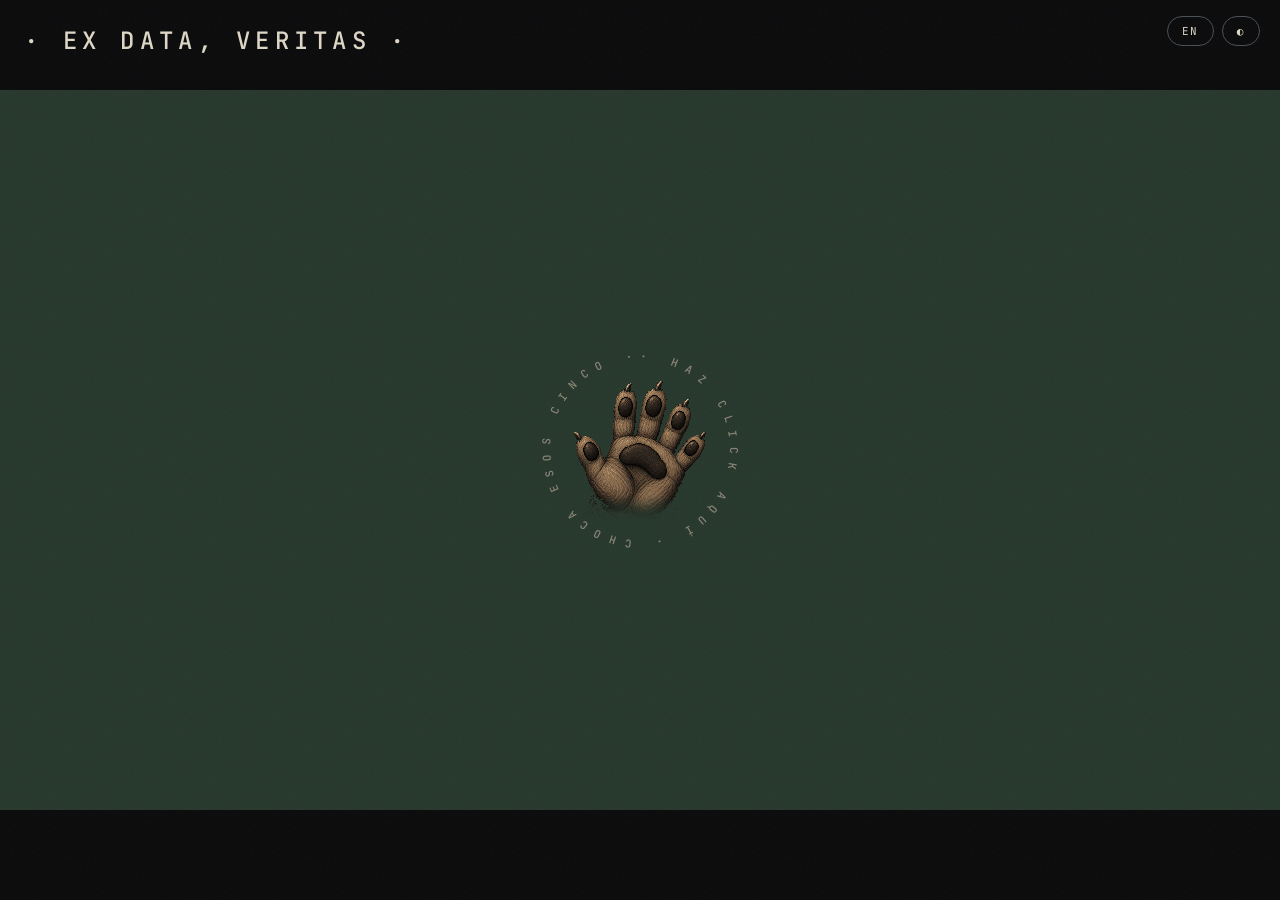
<file: index.html>
<!DOCTYPE html>
<html lang="es" data-theme="dark" data-lang="es">
<head>
<meta charset="UTF-8">
<meta name="viewport" content="width=device-width, initial-scale=1.0">
<title>EX DATA, VERITAS — Lacrimae Rerum</title>
<meta name="description" content="Hub de Lacrimae Rerum: ciberinteligencia de amenazas (CTI), OSINT, herramientas local-first para analistas y proyectos propios.">
<link rel="canonical" href="https://exdataveritas.com/">
<link rel="icon" type="image/svg+xml" href="favicon.svg">

<meta property="og:title" content="EX DATA, VERITAS — Lacrimae Rerum">
<meta property="og:description" content="Hub de Lacrimae Rerum: ciberinteligencia de amenazas (CTI), OSINT, herramientas local-first para analistas y proyectos propios.">
<meta property="og:url" content="https://exdataveritas.com/">
<meta property="og:image" content="https://exdataveritas.com/assets/og.png">
<meta property="og:type" content="website">
<meta name="twitter:card" content="summary_large_image">

<link rel="preconnect" href="https://fonts.googleapis.com">
<link rel="preconnect" href="https://fonts.gstatic.com" crossorigin>
<link href="https://fonts.googleapis.com/css2?family=Inter+Tight:wght@400;500;800;900&family=JetBrains+Mono:wght@400;500;700&display=swap" rel="stylesheet">
<link rel="stylesheet" href="styles.css">

<script type="application/ld+json">
{
  "@context": "https://schema.org",
  "@type": "Person",
  "name": "Lacrimae Rerum",
  "jobTitle": "Cyber Threat Intelligence Analyst",
  "url": "https://exdataveritas.com/",
  "sameAs": [
    "https://x.com/exdata_veritas",
    "https://github.com/lacrimae0rerum",
    "https://www.linkedin.com/in/fernandorodsan/"
  ]
}
</script>
</head>
<body data-scene="palm">

<header>
  <div class="corner brand-block">
    <a class="wordmark" href="#home">· EX DATA, VERITAS ·</a>
    <a class="back-home" id="backHome" href="#home">
      <i class="corner-arrow" aria-hidden="true">&#8630;</i>
      <span lang="es">Volver al inicio</span>
      <span lang="en">Back to home</span>
    </a>
  </div>
  <div class="corner ctrls">
    <button id="langToggle" class="pill" type="button">EN</button>
    <button id="themeToggle" class="pill" type="button" aria-label="Cambiar tema">◐</button>
  </div>
</header>

<main>

  <!-- ═══ escena palma ═══ -->
  <section id="scene-palm" class="scene" data-screen-label="Palma">
    <div class="palm-wrap">
      <svg class="circ" id="circSvg" viewBox="0 0 300 300" aria-hidden="true">
        <defs>
          <path id="circPath" d="M 150,60 a 90,90 0 1,1 -0.01,0"></path>
        </defs>
        <text lang="es"><textPath href="#circPath" textLength="560" lengthAdjust="spacing">· HAZ CLICK AQUÍ · CHOCA ESOS CINCO ·</textPath></text>
        <text lang="en"><textPath href="#circPath" textLength="560" lengthAdjust="spacing">· CLICK HERE · HIGH FIVE ·</textPath></text>
      </svg>
      <button id="palmBtn" type="button" aria-label="Choca esos cinco">
        <img id="palmCv" src="assets/mapache-mano.png" alt="">
      </button>
    </div>
  </section>

  <!-- ═══ escena salón ═══ -->
  <section id="scene-home" class="scene" data-screen-label="Salón">
    <video id="idleVideo" src="assets/home-idle.mp4" loop muted playsinline preload="none" aria-hidden="true"></video>
    <video id="introVideo" src="assets/home-entrada.mp4" muted playsinline preload="none" aria-hidden="true"></video>
    <nav id="homeNav" class="hidden" aria-label="Enlaces">
      <a class="rect big" style="--i:0" href="#proyectos" data-scene-link="proyectos"><span><span lang="es">Proyectos</span><span lang="en">Projects</span></span><span class="glyph">→</span></a>
      <a class="rect mid" style="--i:1" href="#manifiesto" data-scene-link="manifiesto"><span><span lang="es">Manifiesto</span><span lang="en">Manifesto</span></span><span class="glyph">→</span></a>
      <a class="rect gap" style="--i:2" href="https://x.com/exdata_veritas" target="_blank" rel="noopener"><span>Twitter // X.com</span><span class="glyph">↗</span></a>
      <a class="rect" style="--i:3" href="https://github.com/lacrimae0rerum" target="_blank" rel="noopener"><span>GitHub</span><span class="glyph">↗</span></a>
      <a class="rect" style="--i:4" href="https://www.linkedin.com/in/fernandorodsan/" target="_blank" rel="noopener"><span>LinkedIn</span><span class="glyph">↗</span></a>
    </nav>
  </section>

  <!-- ═══ escena manifiesto ═══ -->
  <section id="scene-manifiesto" class="scene" data-screen-label="Manifiesto">
    <video id="maniVideo" src="assets/manifiesto-idle.mp4" loop muted playsinline preload="none" aria-hidden="true"></video>
    <div class="frame">
      <p class="eyebrow"><span lang="es">Manifiesto</span><span lang="en">Manifesto</span></p>
      <h1>Lacrimae Rerum</h1>

      <article class="manifest" lang="es">
        <p class="lede">Analista de Ciberinteligencia de Amenazas en un MSSP, trabajando en la intersección entre OSINT, investigación adversarial, apoyo DFIR, seguridad ofensiva y automatización para analistas.</p>
        <p class="lede">Construyo herramientas local-first para trabajo de inteligencia: sistemas que ayudan a recopilar, estructurar, enriquecer y razonar sobre datos incompletos sin convertir cada flujo en una dependencia SaaS.</p>

        <section>
          <p class="eyebrow sec">Áreas</p>
          <ul class="rows">
            <li><b>CTI</b><span>recopilación, enriquecimiento, evaluación, reporting y contexto operativo.</span></li>
            <li><b>OSINT</b><span>investigación de superficie de ataque: infraestructura, validación de fuentes y correlación de entidades.</span></li>
            <li><b>Tooling</b><span>LLMs locales, integraciones MCP, Obsidian y automatización de tareas reales de analista.</span></li>
            <li><b>Ofensiva</b><span>reconocimiento, laboratorios, emulación adversaria y sistemas de engaño.</span></li>
            <li><b>GRC</b><span>traducción de hallazgos técnicos a lenguaje de riesgo útil para decisión ejecutiva.</span></li>
          </ul>
        </section>

        <section>
          <p class="eyebrow sec">Principios</p>
          <ul class="rows">
            <li><span>Local-first antes que cloud-first.</span></li>
            <li><span>Sistemas abiertos e inspeccionables antes que plataformas opacas.</span></li>
            <li><span>Terminal cuando mejora la velocidad operativa.</span></li>
            <li><span>IA para aumentar al analista, no para sustituirlo.</span></li>
            <li><span>Disciplina de fuentes, calibración de confianza y análisis estructurado antes que acumulación de datos.</span></li>
          </ul>
        </section>

        <section>
          <p class="eyebrow sec">Stack</p>
          <p class="monoline">Python · TypeScript · Go · Shell · Docker · Linux · FastAPI · Svelte · SQLite · DuckDB · Obsidian · MCP · LLMs locales</p>
        </section>

        <section>
          <p class="eyebrow sec">Métodos y estándares</p>
          <p class="monoline">MITRE ATT&amp;CK · Diamond Model · STIX/TAXII · TLP · técnicas analíticas estructuradas · fiabilidad de fuentes y scoring de confianza · contexto de reporting NIS2/DORA/ENS</p>
        </section>
      </article>

      <article class="manifest" lang="en">
        <p class="lede">Cyber Threat Intelligence analyst working across OSINT, adversary research, DFIR support, offensive-security workflows and analyst automation.</p>
        <p class="lede">I build local-first tools for intelligence work: systems that help collect, structure, enrich and reason over messy data without turning every workflow into another SaaS dependency.</p>

        <section>
          <p class="eyebrow sec">Focus</p>
          <ul class="rows">
            <li><b>CTI</b><span>collection, enrichment, assessment, reporting and operational context.</span></li>
            <li><b>OSINT</b><span>attack-surface research: infrastructure mapping, source validation and entity correlation.</span></li>
            <li><b>Tooling</b><span>local LLM workflows, MCP integrations, Obsidian knowledge systems and automation around real analyst tasks.</span></li>
            <li><b>Offensive</b><span>reconnaissance, lab environments, adversary emulation and deception systems.</span></li>
            <li><b>GRC</b><span>turning technical findings into risk language useful for decision makers.</span></li>
          </ul>
        </section>

        <section>
          <p class="eyebrow sec">Principles</p>
          <ul class="rows">
            <li><span>Local-first before cloud-first.</span></li>
            <li><span>Open, inspectable systems before opaque platforms.</span></li>
            <li><span>Terminal-native workflows where they make operators faster.</span></li>
            <li><span>AI as analyst augmentation, not analyst replacement.</span></li>
            <li><span>Source discipline, confidence calibration and structured analytic thinking over raw data accumulation.</span></li>
          </ul>
        </section>

        <section>
          <p class="eyebrow sec">Stack</p>
          <p class="monoline">Python · TypeScript · Go · Shell · Docker · Linux · FastAPI · Svelte · SQLite · DuckDB · Obsidian · MCP · local LLMs</p>
        </section>

        <section>
          <p class="eyebrow sec">Methods and standards</p>
          <p class="monoline">MITRE ATT&amp;CK · Diamond Model · STIX/TAXII · TLP · structured analytic techniques · source reliability and confidence scoring · NIS2/DORA/ENS-aware reporting context</p>
        </section>
      </article>
    </div>
  </section>

  <!-- ═══ escena proyectos ═══ -->
  <section id="scene-proyectos" class="scene" data-screen-label="Proyectos">
    <video id="proyVideo" src="assets/proyectos-idle.mp4" muted playsinline preload="none" aria-hidden="true"></video>
    <video id="proyVideoB" src="assets/proyectos-idle-cafe.mp4" muted playsinline preload="none" aria-hidden="true"></video>
    <video id="proyIntroVideo" src="assets/proyectos-entrada.mp4" muted playsinline preload="none" aria-hidden="true"></video>
    <div class="proj-head">
      <p class="eyebrow"><span lang="es">Proyectos</span><span lang="en">Projects</span> · <span id="projCount">00</span></p>
    </div>
    <div id="projGrid"></div>
  </section>

</main>

<button class="corner return-bubble" id="returnBubble" type="button">
  <canvas id="miniPalmCv" aria-hidden="true"></canvas>
  <span lang="es">← Ir atrás…</span>
  <span lang="en">← Go back…</span>
</button>

<p class="corner hint" aria-hidden="true">
  <span lang="es">CLIC EN UN RECTÁNGULO · ESC PARA VOLVER</span>
  <span lang="en">CLICK A RECTANGLE · ESC TO GO BACK</span>
</p>

<div id="curtain" aria-hidden="true"></div>
<div id="grain" aria-hidden="true"></div>

<script src="app.js"></script>
</body>
</html>
</file>
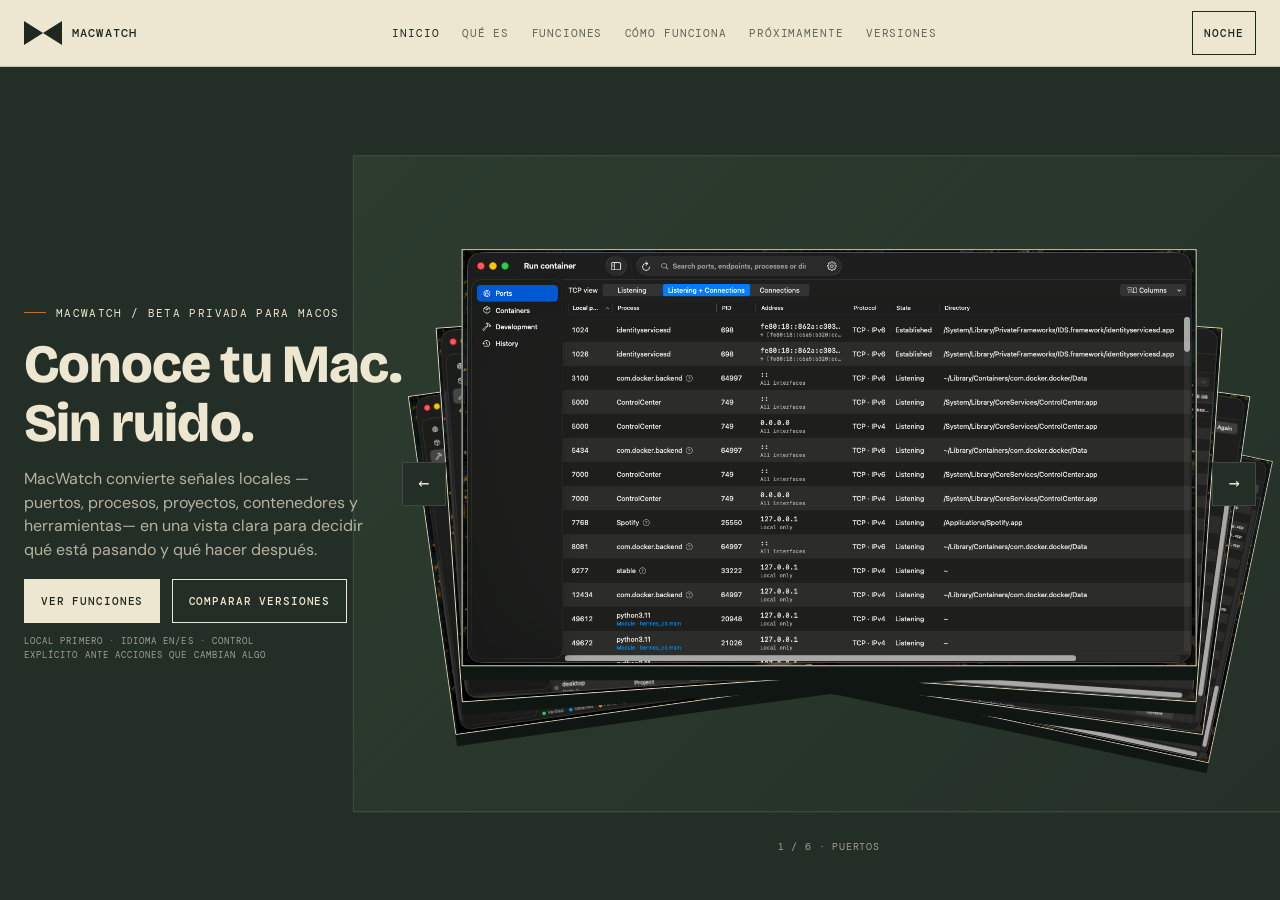
<file: macwatch/index.html>
<!doctype html>
<html lang="es">
<head>
  <meta charset="utf-8">
  <meta name="viewport" content="width=device-width, initial-scale=1">
  <meta name="description" content="MacWatch: visibilidad local y clara de lo que ocurre en tu Mac.">
  <meta name="color-scheme" content="dark light">
  <link rel="preconnect" href="https://fonts.googleapis.com">
  <link rel="preconnect" href="https://fonts.gstatic.com" crossorigin>
  <link href="https://fonts.googleapis.com/css2?family=Bricolage+Grotesque:opsz,wght@12..96,400..800&amp;family=DM+Mono:wght@400;500&amp;family=DM+Sans:wght@400;500&amp;display=swap" rel="stylesheet">
  <link rel="icon" href="data:image/svg+xml,<svg xmlns=%22http://www.w3.org/2000/svg%22 viewBox=%220 0 32 32%22><rect width=%2232%22 height=%2232%22 fill=%22%23232E26%22/><path d=%22M4 8h5l7 6 7-6h5v16h-5v-8l-7 6-7-6v8H4z%22 fill=%22%23EDE6D0%22/></svg>">
  <title>MacWatch · Conoce tu Mac, sin ruido</title>
  <!--
  MIT License

  Copyright (c) 2026 Zara Zhang

  Permission is hereby granted, free of charge, to any person obtaining a copy
  of this software and associated documentation files (the "Software"), to deal
  in the Software without restriction, including without limitation the rights
  to use, copy, modify, merge, publish, distribute, sublicense, and/or sell
  copies of the Software, and to permit persons to whom the Software is
  furnished to do so, subject to the following conditions:

  The above copyright notice and this permission notice shall be included in all
  copies or substantial portions of the Software.

  THE SOFTWARE IS PROVIDED "AS IS", WITHOUT WARRANTY OF ANY KIND, EXPRESS OR
  IMPLIED, INCLUDING BUT NOT LIMITED TO THE WARRANTIES OF MERCHANTABILITY,
  FITNESS FOR A PARTICULAR PURPOSE AND NONINFRINGEMENT. IN NO EVENT SHALL THE
  AUTHORS OR COPYRIGHT HOLDERS BE LIABLE FOR ANY CLAIM, DAMAGES OR OTHER
  LIABILITY, WHETHER IN AN ACTION OF CONTRACT, TORT OR OTHERWISE, ARISING FROM,
  OUT OF OR IN CONNECTION WITH THE SOFTWARE OR THE USE OR OTHER DEALINGS IN THE
  SOFTWARE.
  -->
  <style>
    :root {
      --c-bg:#232e26; --c-bg-alt:#2e3d30; --c-cream:#ede6d0; --c-cream-alt:#e4dac4;
      --c-fg:#f0e8d2; --c-fg-muted:rgba(240,232,210,.62); --c-fg-faint:rgba(240,232,210,.62);
      --c-ink:#1e2820; --c-ink-muted:rgba(30,40,32,.68); --c-accent:#c07030;
      --c-line:rgba(240,232,210,.14); --c-line-light:rgba(30,40,32,.17);
      --f-display:"Bricolage Grotesque",system-ui,sans-serif; --f-body:"DM Sans",system-ui,sans-serif; --f-mono:"DM Mono",monospace;
      --surface:var(--c-bg); --surface-alt:var(--c-bg-alt); --ink:var(--c-fg); --muted:var(--c-fg-muted); --faint:var(--c-fg-faint); --line:var(--c-line);
    }
    :root[data-theme="paper"] { --surface:var(--c-cream); --surface-alt:var(--c-cream-alt); --ink:var(--c-ink); --muted:var(--c-ink-muted); --faint:rgba(30,40,32,.70); --line:var(--c-line-light); color-scheme:light; }
    * { box-sizing:border-box; }
    html,body { overflow-x:clip; }
    html { scroll-behavior:auto; background:var(--surface); }
    body { margin:0; background:var(--surface); color:var(--ink); font:16px/1.6 var(--f-body); }
    a { color:inherit; }
    button { font:inherit; }
    img { display:block; max-width:100%; }
    :focus-visible { outline:2px solid var(--c-accent); outline-offset:4px; }
    .skip { position:absolute; z-index:30; top:-5rem; left:1rem; padding:.7rem 1rem; background:var(--c-cream); color:var(--c-ink); border:1px solid var(--c-ink); text-decoration:none; font:500 .75rem var(--f-mono); letter-spacing:.08em; text-transform:uppercase; }
    .skip:focus { top:1rem; }
    .shell { width:min(100% - 3rem,1280px); margin-inline:auto; }
    .dark-surface { --ink:var(--c-fg); --muted:var(--c-fg-muted); --faint:var(--c-fg-faint); --line:var(--c-line); position:relative; isolation:isolate; background:var(--c-bg); color:var(--c-fg); }
    .dark-surface::before { content:""; position:absolute; z-index:-1; right:0; bottom:-22rem; width:min(62rem,82vw); height:52rem; pointer-events:none; background:radial-gradient(ellipse at 68% 70%,rgba(122,78,36,.32) 0%,rgba(80,50,20,.17) 39%,transparent 70%); }
    .nav-wrap { position:sticky; top:0; z-index:20; background:color-mix(in srgb,var(--surface) 92%,transparent); border-bottom:1px solid var(--line); backdrop-filter:blur(14px); }
    nav { min-height:66px; display:grid; grid-template-columns:auto 1fr auto; gap:1.25rem; align-items:center; }
    .brand { display:inline-flex; align-items:center; gap:.6rem; color:var(--ink); text-decoration:none; font:500 .77rem var(--f-mono); letter-spacing:.1em; text-transform:uppercase; white-space:nowrap; }
    .nav-links { display:flex; justify-content:center; gap:.1rem; min-width:0; }
    .nav-links a { padding:.55rem .65rem; color:var(--muted); text-decoration:none; font:400 .67rem var(--f-mono); letter-spacing:.08em; text-transform:uppercase; white-space:nowrap; }
    .nav-links a:hover,.nav-links a.active { color:var(--ink); }
    .theme,.filter,.button { min-height:44px; border:1px solid currentColor; border-radius:0; background:transparent; cursor:pointer; font:500 .68rem var(--f-mono); letter-spacing:.08em; text-transform:uppercase; }
    .theme { padding:.55rem .72rem; color:var(--ink); }
    .button { color:inherit; }
    .theme:hover,.filter:hover { border-color:var(--c-accent); }
    main { min-width:0; }
    .hero { width:min(100% - 3rem,1580px); min-height:calc(100svh - 66px); display:grid; grid-template-columns:minmax(24rem,.72fr) minmax(0,1.28fr); gap:clamp(2rem,4vw,5rem); align-items:center; padding:clamp(5rem,10vh,9rem) 0 clamp(4rem,8vh,7rem); }
    .eyebrow,.kicker,.status,.tag,.section-index,.microcopy { font:400 .7rem/1.45 var(--f-mono); letter-spacing:.12em; text-transform:uppercase; }
    .eyebrow,.kicker { margin:0 0 1rem; color:currentColor; }
    .eyebrow::before,.kicker::before,.section-index::before { content:""; display:inline-block; width:1.35rem; height:1px; margin:0 .65rem .3em 0; background:var(--c-accent); vertical-align:middle; }
    h1,h2,h3,p { text-wrap:balance; }
    h1,h2,h3 { font-family:var(--f-display); }
    h1 { max-width:9.4ch; margin:0; font-size:clamp(4rem,8.1vw,5.8rem); font-weight:800; line-height:.88; letter-spacing:-.045em; }
    .hero-title-line { display:block; white-space:nowrap; }
    .lead { max-width:51ch; margin:2rem 0 0; color:var(--muted); font-size:clamp(1.06rem,1.45vw,1.28rem); line-height:1.58; }
    .hero-actions { display:flex; flex-wrap:wrap; gap:.7rem; margin-top:2.25rem; }
    .button { display:inline-flex; align-items:center; justify-content:center; padding:.75rem 1rem; text-decoration:none; }
    .button.primary { background:var(--c-cream); border-color:var(--c-cream); color:var(--c-ink); }
    .button:hover { border-color:var(--c-accent); }
    .button.primary:hover { background:var(--c-cream); color:var(--c-ink); }
    .microcopy { margin:1.1rem 0 0; color:var(--faint); line-height:1.6; }
    .hero > :first-child { position:relative; z-index:2; }
    .hero-art { position:relative; min-width:0; width:min(100%,840px); min-height:760px; justify-self:end; overflow:visible; }
    .hero-art::before { content:""; position:absolute; z-index:0; width:min(86%,720px); aspect-ratio:1; height:auto; right:3%; top:50%; transform:translateY(-50%); border:1px solid var(--c-line); background:linear-gradient(135deg,rgba(46,61,48,.92),rgba(46,61,48,.18)); }
    .carousel { position:relative; z-index:1; width:100%; height:760px; overflow:visible; }
    .carousel-stage { position:relative; width:100%; height:calc(100% - 60px); overflow:visible; touch-action:pan-y; }
    .carousel-card { --slot:0; --depth:0; position:absolute; top:50%; left:50%; width:min(86%,720px); aspect-ratio:1.76; margin:0; overflow:hidden; border:1px solid var(--c-fg); background:#080d09; box-shadow:calc(var(--slot) * 7px) calc(16px + var(--depth) * 5px) 0 rgba(0,0,0,.24); clip-path:polygon(0 7px,7px 7px,7px 0,calc(100% - 7px) 0,calc(100% - 7px) 7px,100% 7px,100% calc(100% - 7px),calc(100% - 7px) calc(100% - 7px),calc(100% - 7px) 100%,7px 100%,7px calc(100% - 7px),0 calc(100% - 7px)); transform:translate(-50%,-50%) translate(calc(var(--slot) * 4.25%),calc(var(--depth) * 17px)) rotate(calc(var(--slot) * 3.1deg)); transform-origin:50% 88%; transition:transform 520ms steps(8,end),opacity 380ms steps(6,end),filter 380ms steps(6,end); }
    .carousel-card::after { content:""; position:absolute; inset:0; pointer-events:none; opacity:.18; background:repeating-linear-gradient(to bottom,rgba(240,232,210,.14) 0 1px,transparent 1px 4px); mix-blend-mode:screen; }
    .carousel-card img { width:100%; height:100%; object-fit:cover; image-rendering:auto; filter:contrast(1.035) saturate(.92); }
    .carousel-card.logo-card img { height:100%; width:auto; max-width:100%; margin:auto; object-fit:contain; }
    .carousel-card[aria-hidden="true"] { pointer-events:none; }
    .carousel-card.is-active { border-color:var(--c-cream); opacity:1; filter:none; }
    .carousel-card:not(.is-active) { opacity:.58; filter:brightness(.72) saturate(.78); }
    .carousel-controls { position:absolute; z-index:10; inset:0; pointer-events:none; }
    .carousel-button { position:absolute; top:calc((100% - 60px) / 2); display:grid; width:44px; height:44px; place-items:center; transform:translateY(-50%); pointer-events:auto; border:1px solid var(--c-line); border-radius:0; background:color-mix(in srgb,var(--c-bg) 78%,transparent); color:var(--c-fg); cursor:pointer; font:500 1.15rem/1 var(--f-mono); }
    .carousel-button[data-carousel="previous"] { left:0; }
    .carousel-button[data-carousel="next"] { right:0; }
    .carousel-button:hover { border-color:var(--c-accent); color:var(--c-cream); }
    .carousel-status { position:absolute; bottom:0; left:50%; min-width:8.5rem; margin:0; transform:translateX(-50%); color:var(--c-fg-muted); font:.62rem/1.35 var(--f-mono); letter-spacing:.08em; text-align:center; text-transform:uppercase; }
    section { position:relative; scroll-margin-top:66px; padding:clamp(4.8rem,10vw,9rem) 0; border-top:1px solid var(--line); }
    .section-head { margin-bottom:clamp(2.2rem,5vw,4rem); }
    .section-index { margin:0 0 .85rem; color:currentColor; }
    h2 { margin:0; font-size:clamp(2.55rem,5.4vw,5.6rem); font-weight:700; line-height:.94; letter-spacing:-.045em; }
    .section-title-line { display:block; white-space:nowrap; }
    .intro { max-width:59ch; margin:1.25rem 0 0; color:var(--muted); font-size:clamp(1rem,1.3vw,1.17rem); }
    .statement-grid { display:grid; grid-template-columns:1fr minmax(17rem,.78fr); gap:clamp(2rem,7vw,8rem); align-items:end; }
    .statement { max-width:14ch; margin:0; font:700 clamp(2.3rem,4.4vw,4.6rem)/.98 var(--f-display); letter-spacing:-.04em; }
    .statement em,.stat-value em { color:var(--c-accent); font-style:normal; }
    .info-card { padding:clamp(1.55rem,3vw,2.5rem); background:var(--c-cream); color:var(--c-ink); }
    .info-card h3 { margin:0 0 .7rem; font-size:clamp(1.35rem,2vw,2rem); line-height:1.05; letter-spacing:-.03em; }
    .info-card p { margin:0; color:var(--c-ink-muted); }
    .metrics { display:grid; grid-template-columns:repeat(3,minmax(0,1fr)); margin-top:clamp(3.5rem,7vw,7rem); border-top:1px solid var(--line); }
    .metric { min-width:0; padding:1.5rem 1.4rem 1rem 0; border-right:1px solid var(--line); }
    .metric + .metric { padding-left:1.4rem; } .metric:last-child { border-right:0; }
    .stat-value { display:block; font:800 clamp(2.8rem,5.6vw,6rem)/.9 var(--f-display); letter-spacing:-.055em; }
    .metric span:last-child { display:block; margin-top:.75rem; color:var(--muted); font-size:.88rem; }
    .capabilities-intro { display:flex; justify-content:space-between; align-items:end; gap:1rem; margin-bottom:1.25rem; }
    .filter-bar { display:flex; flex-wrap:wrap; gap:.5rem; }
    .filter { min-height:40px; padding:.45rem .65rem; color:var(--c-fg-muted); border-color:var(--c-line); }
    .filter[aria-pressed="true"] { color:var(--c-ink); background:var(--c-cream); border-color:var(--c-cream); }
    .capabilities { display:grid; grid-template-columns:repeat(3,minmax(0,1fr)); border-top:1px solid var(--c-line); border-left:1px solid var(--c-line); }
    .capability { min-width:0; min-height:220px; padding:1.35rem; border-right:1px solid var(--c-line); border-bottom:1px solid var(--c-line); }
    .capability[hidden] { display:none; }
    .tag { display:inline-block; color:var(--c-fg); }
    .tag.future { color:var(--c-fg-muted); }
    .capability h3 { margin:1.35rem 0 .6rem; font-size:clamp(1.2rem,1.65vw,1.55rem); line-height:1.05; letter-spacing:-.025em; }
    .capability p { margin:0; color:var(--c-fg-muted); font-size:.93rem; }
    .process { --ink:var(--c-ink); --muted:var(--c-ink-muted); --faint:var(--c-ink-muted); --line:var(--c-line-light); background:var(--c-cream); color:var(--c-ink); }
    .process section { border-color:var(--c-line-light); }
    .process .kicker,.process .section-index { color:currentColor; }
    .process .intro,.process .step p { color:var(--c-ink-muted); }
    .flow { display:grid; grid-template-columns:repeat(4,minmax(0,1fr)); border-top:1px solid var(--c-line-light); }
    .step { min-width:0; padding:1.35rem 1.1rem 1rem 0; border-right:1px solid var(--c-line-light); }
    .step + .step { padding-left:1.1rem; } .step:last-child { border-right:0; }
    .step::before { display:block; margin-bottom:2.5rem; color:currentColor; content:counter(step,decimal-leading-zero); counter-increment:step; font:.7rem var(--f-mono); letter-spacing:.12em; }
    .step::after { content:""; display:block; width:1.5rem; height:1px; margin-top:1.35rem; background:var(--c-accent); }
    .flow { counter-reset:step; }
    .step h3 { margin:0 0 .55rem; font-size:clamp(1.25rem,1.8vw,1.75rem); line-height:1.02; letter-spacing:-.03em; }
    .step p { margin:0; font-size:.92rem; }
    .next-grid { display:grid; grid-template-columns:minmax(0,1fr) minmax(18rem,.72fr); gap:clamp(2.5rem,7vw,8rem); align-items:start; }
    .future-list { display:grid; gap:0; margin:0; padding:0; list-style:none; border-top:1px solid var(--line); }
    .future-list li { display:grid; grid-template-columns:1.35rem 1fr; gap:.7rem; padding:1.05rem 0; border-bottom:1px solid var(--line); }
    .future-list li::before { content:"—"; color:var(--c-accent); font-family:var(--f-mono); }
    .future-list strong { display:block; font-weight:500; }
    .future-list span { display:block; margin-top:.18rem; color:var(--muted); font-size:.92rem; }
    .future-note { padding:clamp(1.55rem,3vw,2.5rem); background:var(--c-bg-alt); }
    .future-note h3 { margin:1.3rem 0 .65rem; font-size:clamp(1.7rem,2.5vw,2.5rem); line-height:1.02; letter-spacing:-.035em; }
    .future-note p { margin:0; color:var(--c-fg-muted); }
    .notice { max-width:76ch; margin:0 0 1.7rem; padding:1rem 0 1rem 1.15rem; border-left:1px solid var(--c-accent); color:var(--muted); }
    .edition-grid { display:grid; grid-template-columns:repeat(3,minmax(0,1fr)); gap:clamp(1rem,2vw,2rem); }
    .edition { min-width:0; border:1px solid var(--c-line); }
    .edition-art { background:var(--c-bg-alt); }
    .edition-art img { width:100%; height:auto; object-fit:contain; }
    .edition-card { min-width:0; padding:1.35rem; border-top:1px solid var(--c-line); }
    .edition-card.featured { background:var(--c-cream); color:var(--c-ink); }
    .edition-card h3 { margin:0 0 .55rem; font:700 1.45rem/1 var(--f-display); letter-spacing:-.025em; }
    .edition-card p { margin:0; color:var(--c-fg-muted); font-size:.92rem; }
    .edition-card.featured p { color:var(--c-ink-muted); }
    .table-wrap { max-width:100%; margin-top:1.8rem; overflow-x:auto; border-top:1px solid var(--c-line); border-bottom:1px solid var(--c-line); }
    table { width:100%; min-width:760px; border-collapse:collapse; color:var(--c-fg); }
    caption { padding:1rem 0; color:var(--c-fg-muted); text-align:left; font-size:.82rem; }
    th,td { padding:1rem; border-top:1px solid var(--c-line); text-align:left; vertical-align:top; }
    thead th { color:var(--c-fg); font:400 .64rem/1.45 var(--f-mono); letter-spacing:.09em; text-transform:uppercase; }
    tbody th { color:var(--c-fg); font:500 .95rem/1.5 var(--f-body); letter-spacing:normal; text-transform:none; } .check { color:currentColor; font-weight:500; } .planned { color:var(--c-fg-muted); font-size:.9rem; }
    .closing { display:grid; grid-template-columns:minmax(0,1fr) auto; gap:2rem; align-items:end; padding-top:clamp(4.8rem,10vw,9rem); }
    .closing h2 { font-size:clamp(3.5rem,7vw,7.2rem); }
    footer { padding:1.4rem 0 2.4rem; border-top:1px solid var(--line); color:var(--faint); font:.66rem/1.65 var(--f-mono); letter-spacing:.05em; }
    html.motion-ready .reveal .section-index,html.motion-ready .reveal .section-head h2,html.motion-ready .reveal .section-head .intro,html.motion-ready .reveal > :not(.section-head) { opacity:0; transform:translateY(1.1rem); clip-path:inset(0 100% 0 0); transition:opacity 320ms steps(5,end),transform 460ms steps(7,end),clip-path 520ms steps(8,end); }
    html.motion-ready .reveal.is-revealed .section-index,html.motion-ready .reveal.is-revealed .section-head h2,html.motion-ready .reveal.is-revealed .section-head .intro,html.motion-ready .reveal.is-revealed > :not(.section-head) { opacity:1; transform:none; clip-path:inset(0 0 0 0); }
    html.motion-ready .reveal .section-head h2 { transition-delay:70ms; } html.motion-ready .reveal .section-head .intro { transition-delay:140ms; } html.motion-ready .reveal > :not(.section-head) { transition-delay:210ms; }
    @media (min-width:1181px) { .carousel-card { left:55%; } }
    @media (max-width:1180px) { .hero { grid-template-columns:1fr; min-height:auto; } .hero-art,.carousel { width:min(100%,820px); min-height:0; height:clamp(560px,76vw,720px); } .hero-art { justify-self:center; } }
    @media (max-width:900px) { .hero-art,.carousel { height:clamp(430px,74vw,620px); } .hero-art::before { width:min(82%,620px); } .statement-grid,.next-grid { grid-template-columns:1fr; } .info-card { max-width:38rem; } .capabilities { grid-template-columns:repeat(2,minmax(0,1fr)); } .flow { grid-template-columns:repeat(2,minmax(0,1fr)); } .step:nth-child(2) { border-right:0; } .step:nth-child(n+3) { border-top:1px solid var(--c-line-light); } .closing { grid-template-columns:1fr; align-items:start; } }
    @media (max-width:700px) { .shell,.hero { width:min(100% - 2rem,1280px); } nav { grid-template-columns:1fr auto; grid-template-areas:"brand theme" "links links"; column-gap:.75rem; row-gap:.25rem; min-height:0; padding:.55rem 0 .3rem; } .brand { grid-area:brand; } .brand span { display:inline; } .theme { grid-area:theme; min-height:38px; padding:.45rem .5rem; font-size:.6rem; } .nav-links { grid-area:links; justify-content:flex-start; width:100%; overflow-x:auto; overscroll-behavior-x:contain; -webkit-overflow-scrolling:touch; scrollbar-width:thin; } .nav-links a { display:block; flex:0 0 auto; padding:.55rem .55rem; font-size:.6rem; } section { scroll-margin-top:108px; } .hero { padding:4.2rem 0 4.5rem; gap:2rem; } h1 { font-size:clamp(1.75rem,10.2vw,5.2rem); } h2,.closing h2 { font-size:clamp(1rem,5.8vw,2.55rem); } .hero-title-line { white-space:nowrap; } .lead { margin-top:1.5rem; } .hero-art,.carousel { height:clamp(340px,92vw,470px); } .hero-art::before { width:min(84%,420px); } .carousel-stage { height:calc(100% - 52px); } .carousel-card { left:50%; width:90%; transform:translate(-50%,-50%) translate(calc(var(--slot) * 2.7%),calc(var(--depth) * 12px)) rotate(calc(var(--slot) * 2deg)); } .carousel-button { top:calc((100% - 52px) / 2); } .carousel-status { min-width:7.3rem; font-size:.56rem; } .metrics,.capabilities,.edition-grid { grid-template-columns:1fr; } .metric,.metric + .metric { padding:1.2rem 0; border-right:0; border-bottom:1px solid var(--line); } .metric:last-child { border-bottom:0; } .capabilities-intro { align-items:start; flex-direction:column; } .capability { min-height:auto; } .flow { grid-template-columns:1fr; } .step,.step + .step,.step:nth-child(2) { padding:1.2rem 0; border-right:0; border-bottom:1px solid var(--c-line-light); } .step::before { margin-bottom:1.4rem; } .edition-card { padding:1.2rem; } .closing { gap:1.5rem; } }
    @media (max-width:430px) { .hero-actions { align-items:stretch; flex-direction:column; } .button { width:100%; } }
    /* Pager viewport: every section is a complete, non-scrolling screen. */
    html,body { width:100%; height:100%; overflow:hidden; }
    body { display:grid; grid-template-rows:auto minmax(0,1fr); }
    .nav-wrap { position:relative; z-index:30; background:var(--surface); backdrop-filter:none; }
    :root:not([data-theme="paper"]) .nav-wrap { background:var(--c-bg); }
    .nav-wrap .brand { background:transparent; }
    main { position:relative; height:100%; min-height:0; overflow:hidden; }
    .page { position:absolute; inset:0; z-index:0; display:block; overflow:hidden; visibility:hidden; pointer-events:none; background:var(--surface); clip-path:inset(0 100% 0 0); transform:translateX(2rem); }
    .page.dark-surface { background:var(--c-bg); }
    main .page.dark-surface::before { display:none; }
    .page.process { background:var(--c-cream); }
    .page.is-active { visibility:visible; }
    .page.is-active { z-index:2; pointer-events:auto; clip-path:inset(0); transform:none; }
    .page > :is(header,section).shell { width:min(100% - 3rem,1360px); height:100%; margin-inline:auto; }
    .page > section { padding:clamp(.8rem,2.4vh,1.45rem) 0; }
    .page-footer { position:absolute; right:1.5rem; bottom:.45rem; left:1.5rem; width:auto; padding:.25rem 0 0; border-top:1px solid var(--line); font-size:.52rem; line-height:1.25; }
    main .hero { min-height:0; overflow:visible; grid-template-columns:minmax(18rem,.43fr) minmax(0,1.57fr); gap:clamp(1rem,2.5vw,2.5rem); align-items:center; padding:clamp(.8rem,2vh,1.4rem) 0; }
    main .hero h1 { font-size:clamp(3rem,5.3vw,5.8rem); }
    main .hero .lead { margin-top:1rem; font-size:clamp(.9rem,1.15vw,1.08rem); line-height:1.42; }
    main .hero-actions { margin-top:1.15rem; } main .hero .microcopy { margin-top:.65rem; font-size:.55rem; }
    main .hero-art,main .carousel { width:100%; min-height:0; height:min(100%,720px); }
    main .hero-art::before { width:min(78%,720px); }
    main .carousel-stage { height:calc(100% - 52px); }
    main .carousel-card { left:50%; width:min(92%,1080px); border:1px solid var(--c-fg); clip-path:none; background:#101712; box-shadow:0 14px 0 #101712; opacity:1; filter:none; transform:translate(-50%,-50%) translate(calc(var(--slot) * 3.1%),calc(var(--depth) * 14px)) rotate(calc(var(--slot) * 2.2deg)); transition:transform 440ms cubic-bezier(.2,.8,.2,1); }
    main .carousel-card::after { display:none; }
    main .carousel-card,.carousel-card.is-active,.carousel-card:not(.is-active) { opacity:1; filter:none; }
    main .carousel-card img { object-fit:contain; image-rendering:auto; filter:none; background:#101712; }
    main .carousel-card.logo-card { background:#101712; }
    main .carousel-card.logo-card img { width:100%; height:100%; }
    main .carousel-button { top:50%; background:var(--c-bg); } main .carousel-status { bottom:0; }
    .page .section-head { display:grid; grid-template-columns:minmax(6rem,.24fr) 1fr; gap:1rem; align-items:start; margin-bottom:clamp(.65rem,1.5vh,1rem); }
    .page .section-index { margin:0; font-size:.62rem; }
    .page h2 { font-size:clamp(2rem,3.7vw,4rem); line-height:.9; }
    .page .intro { margin-top:.6rem; font-size:clamp(.78rem,1vw,.98rem); line-height:1.35; }
    .page .section-title-line { max-width:100%; }
    .page .statement-grid,.page .next-grid { gap:1.4rem; }
    .page .statement { font-size:clamp(1.8rem,3.3vw,3.5rem); }
    .page .info-card,.page .future-note { padding:1rem; }
    .page .info-card h3,.page .future-note h3 { margin:.45rem 0; font-size:clamp(1.2rem,1.8vw,1.8rem); }
    .page .metrics { margin-top:1rem; } .page .metric { padding:.7rem .75rem .35rem 0; } .page .stat-value { font-size:clamp(2rem,3.6vw,3.6rem); } .page .metric span:last-child { margin-top:.25rem; font-size:.75rem; }
    .page .capabilities-intro { margin-bottom:.55rem; } .page .kicker { margin:0; font-size:.58rem; }
    .page .filter { min-height:32px; padding:.3rem .5rem; font-size:.58rem; }
    .page .capabilities { grid-template-columns:repeat(3,minmax(0,1fr)); } .page .capability { min-height:0; padding:.72rem; } .page .capability h3 { margin:.5rem 0 .25rem; font-size:clamp(.95rem,1.3vw,1.25rem); } .page .capability p { font-size:.72rem; line-height:1.3; } .page .tag { font-size:.55rem; }
    .page .flow { height:auto; } .page .step { padding:.7rem .7rem .5rem 0; } .page .step::before { margin-bottom:.7rem; } .page .step h3 { font-size:clamp(1rem,1.4vw,1.4rem); } .page .step p,.page .future-list span { font-size:.72rem; line-height:1.28; } .page .step::after { margin-top:.55rem; }
    .page .future-list li { padding:.55rem 0; } .page .future-note { min-height:0; }
    .page .notice { margin:0 0 .65rem; padding:.55rem 0 .55rem .75rem; font-size:.76rem; line-height:1.3; }
    .page .edition-grid { gap:.75rem; } .page .edition-art img { max-height:105px; object-fit:contain; } .page .edition-card { padding:.65rem; } .page .edition-card h3 { font-size:1.12rem; } .page .edition-card p { font-size:.67rem; line-height:1.25; }
    .page .table-wrap { margin-top:.55rem; overflow:visible; } .page table { min-width:0; table-layout:fixed; font-size:.58rem; } .page caption { padding:.25rem 0; font-size:.6rem; } .page th,.page td { padding:.28rem; line-height:1.16; } .page thead th { font-size:.5rem; } .page tbody th,.page .planned { font-size:.58rem; }
    .page .closing { padding-top:.7rem; } .page .closing h2 { font-size:clamp(1.6rem,3vw,3rem); } .page .closing .button { min-height:34px; padding:.5rem .7rem; }
    main .carousel-card { width:min(100%,1080px); }
    @media (min-width:901px) { main .hero { grid-template-columns:16rem minmax(0,1fr); gap:1rem; } main .hero h1 { font-size:3rem; letter-spacing:-.1em; } main .carousel-card { left:54%; width:min(100%,1080px); transform:translate(-50%,-50%) translate(calc(var(--slot) * .7%),calc(var(--depth) * 10px)) rotate(calc(var(--slot) * .8deg)); } main .carousel-card:not(.is-active) { transform:translate(-50%,-50%) translate(calc(var(--slot) * .7%),calc(var(--depth) * 10px)) rotate(calc(var(--slot) * .8deg)) scale(.94); } }
    @media (min-width:901px) and (max-width:1439px) { main .carousel-card { left:52.5%; width:min(100%,calc(100vw - 330px),1080px); } }
    @media (max-height:800px) and (min-width:701px) { main .hero { padding:.35rem 0; } }
    @media (max-width:900px) { .page > :is(header,section).shell { width:min(100% - 2rem,1360px); } main .hero { grid-template-columns:minmax(15rem,.5fr) minmax(0,1.5fr); } main .hero h1 { font-size:clamp(2.5rem,5.7vw,4.4rem); } .page .capability { padding:.5rem; } .page .capability p { font-size:.66rem; } .page .edition-art img { max-height:78px; } }
    @media (max-width:700px) { .nav-wrap nav { min-height:52px; display:grid; grid-template-columns:auto 1fr auto; grid-template-areas:"brand links theme"; gap:.35rem; padding:.35rem 0; } .nav-wrap .brand { grid-area:brand; gap:0; } .nav-wrap .brand-name { display:none; } .nav-wrap .theme { grid-area:theme; min-height:34px; padding:.35rem; font-size:.55rem; } .nav-wrap .nav-links { grid-area:links; width:auto; overflow:visible; justify-content:space-between; gap:0; } .nav-wrap .nav-links a { min-width:0; padding:.35rem .28rem; font-size:0; } .nav-wrap .nav-links a::after { content:attr(data-page-label); font:500 .58rem var(--f-mono); letter-spacing:0; } .page > :is(header,section).shell { width:min(100% - 1.25rem,1360px); } main .hero { grid-template-columns:1fr; grid-template-rows:auto minmax(0,1fr); gap:.25rem; padding:.55rem 0; } main .hero h1 { font-size:clamp(2rem,9.2vw,3rem); } main .hero .eyebrow { margin:0 0 .35rem; font-size:.52rem; } main .hero .lead { display:none; } main .hero-actions { margin-top:.55rem; } main .hero .button { min-height:34px; padding:.45rem .6rem; font-size:.55rem; } main .hero .microcopy { display:none; } main .hero-art,main .carousel { height:100%; } main .hero-art::before { width:min(82%,360px); } main .carousel-card { width:94%; transform:translate(-50%,-50%) translate(calc(var(--slot) * 2%),calc(var(--depth) * 8px)) rotate(calc(var(--slot) * 1.5deg)); } main .carousel-button { top:48%; } .page > section { padding:.65rem 0; } .page .section-head { grid-template-columns:1fr; gap:.25rem; margin-bottom:.45rem; } .page .section-index { font-size:.54rem; } .page h2 { font-size:clamp(1.45rem,7vw,2.15rem); } .page .intro { margin-top:.35rem; font-size:.68rem; line-height:1.22; } .page .statement-grid,.page .next-grid { grid-template-columns:1fr; gap:.45rem; } .page .statement { font-size:1.55rem; } .page .info-card,.page .future-note { padding:.55rem; } .page .info-card p,.page .future-note p { font-size:.66rem; line-height:1.22; } .page .metrics { margin-top:.45rem; } .page .metric { padding:.38rem 0; } .page .stat-value { font-size:1.65rem; } .page .metric span:last-child { font-size:.62rem; } .page .capabilities-intro { align-items:center; flex-direction:row; margin-bottom:.35rem; } .page .kicker { display:none; } .page .filter-bar { gap:.2rem; } .page .filter { min-height:28px; padding:.2rem .3rem; font-size:.5rem; } .page .capabilities { grid-template-columns:repeat(2,minmax(0,1fr)); } .page .capability { padding:.35rem; } .page .capability h3 { margin:.25rem 0 .15rem; font-size:.75rem; } .page .capability p { font-size:.56rem; line-height:1.16; } .page .tag { font-size:.43rem; } .page .flow { grid-template-columns:repeat(2,minmax(0,1fr)); } .page .step,.page .step + .step,.page .step:nth-child(2) { padding:.38rem; border:1px solid var(--c-line-light); } .page .step::before { margin-bottom:.25rem; font-size:.5rem; } .page .step h3 { font-size:.78rem; } .page .step p,.page .future-list span { font-size:.57rem; } .page .step::after { margin-top:.25rem; } .page .future-list { grid-template-columns:repeat(2,minmax(0,1fr)); gap:.35rem; border:0; } .page .future-list li { grid-template-columns:.65rem 1fr; gap:.25rem; padding:.3rem; border:1px solid var(--line); } .page .future-list strong { font-size:.62rem; line-height:1.1; } .page .notice { margin-bottom:.35rem; padding:.3rem 0 .3rem .5rem; font-size:.58rem; } .page .edition-grid { grid-template-columns:repeat(3,minmax(0,1fr)); gap:.3rem; } .page .edition-art img { max-height:53px; } .page .edition-card { padding:.35rem; } .page .edition-card h3 { margin:0 0 .15rem; font-size:.78rem; } .page .edition-card p { display:none; } .page .table-wrap { position:absolute; width:1px; height:1px; margin:-1px; overflow:hidden; clip:rect(0 0 0 0); white-space:nowrap; } .page .closing { padding-top:.3rem; } .page .closing h2 { font-size:1.1rem; } .page .closing .button { min-height:30px; font-size:.5rem; } .page-footer { right:.65rem; bottom:.25rem; left:.65rem; font-size:.42rem; } }
    @media (max-width:700px) { .page .edition-grid { grid-template-columns:1fr; gap:.28rem; } .page .edition { display:grid; grid-template-columns:78px minmax(0,1fr); align-items:stretch; } .page .edition-art { display:grid; place-items:center; } .page .edition-art img { width:100%; max-height:53px; } .page .edition-card { display:flex; flex-direction:column; justify-content:center; padding:.28rem .4rem; } .page .edition-card p { display:-webkit-box; overflow:hidden; -webkit-box-orient:vertical; -webkit-line-clamp:2; font-size:.54rem; line-height:1.14; } }
    h1[tabindex="-1"]:focus,h2[tabindex="-1"]:focus { outline:none; }
    .page .section-head { display:block; margin-bottom:clamp(.8rem,1.8vh,1.25rem); }
    .page .section-index { margin:0 0 .45rem; }
    .page .section-head > div { display:block; }
    @media (min-width:901px) { .page > section { display:flex; flex-direction:column; justify-content:center; } main .hero { grid-template-columns:clamp(22rem,27vw,26rem) minmax(0,1fr); gap:clamp(1rem,2vw,2rem); } main .hero h1 { font-size:clamp(3.35rem,4.2vw,4.2rem); letter-spacing:-.065em; } main .hero .lead { font-size:clamp(1rem,1.2vw,1.12rem); line-height:1.46; } main .hero-art,main .carousel { height:min(100%,740px); } main .carousel-card { left:50%; width:min(86%,820px); } .page .section-head { max-width:76rem; } }
    @media (min-width:1600px) { .shell,.page > :is(header,section).shell,.nav-wrap nav.shell { width:min(calc(100% - 6rem),1760px); } nav { min-height:76px; gap:1.6rem; } .nav-links a { padding:.7rem .85rem; font-size:.74rem; } .theme { min-height:48px; padding:.65rem .9rem; font-size:.74rem; } .nav-wrap .brand { font-size:.88rem; } main .hero { grid-template-columns:34rem minmax(0,1fr); gap:2rem; } main .hero h1 { font-size:clamp(5rem,5.1vw,5.5rem); letter-spacing:-.065em; } main .hero .lead { font-size:1.2rem; max-width:48ch; } main .hero-actions { margin-top:1.5rem; } main .hero .microcopy { font-size:.64rem; } main .hero-art,main .carousel { height:min(100%,800px); } main .carousel-card { left:50%; width:min(78%,900px); } .page > section { padding:clamp(1.2rem,2.8vh,2rem) 0; } .page .section-head { margin-bottom:1.5rem; } .page .section-index { margin-bottom:.65rem; font-size:.76rem; } .page h2 { font-size:clamp(4.8rem,5vw,5.5rem); } .page .intro { margin-top:.85rem; font-size:1.1rem; line-height:1.45; } .page .statement { font-size:4.1rem; } .page .info-card,.page .future-note { padding:1.35rem; } .page .info-card p,.page .future-note p { font-size:.94rem; } .page .metrics { margin-top:1.5rem; } .page .metric { padding:1rem 1rem .65rem 0; } .page .metric span:last-child { font-size:.88rem; } .page .stat-value { font-size:4.6rem; } .page .filter { min-height:38px; padding:.45rem .7rem; font-size:.65rem; } .page .capability { padding:1rem; } .page .capability h3 { font-size:1.38rem; } .page .capability p { font-size:.86rem; line-height:1.38; } .page .tag { font-size:.62rem; } .page .step { padding:1rem 1rem .75rem 0; } .page .step h3 { font-size:1.45rem; } .page .step p,.page .future-list span { font-size:.84rem; line-height:1.35; } .page .future-list li { padding:.8rem 0; } .page .notice { margin-bottom:1rem; padding:.8rem 0 .8rem 1rem; font-size:.9rem; } .page .edition-grid { gap:1rem; } .page .edition-art img { max-height:145px; } .page .edition-card { padding:1rem; } .page .edition-card h3 { font-size:1.4rem; } .page .edition-card p { font-size:.84rem; line-height:1.35; } .page table { font-size:.7rem; } .page caption,.page tbody th,.page .planned { font-size:.7rem; } .page th,.page td { padding:.4rem; line-height:1.22; } .page thead th { font-size:.58rem; } .page .closing { padding-top:.45rem; } .page[data-page="5"] .closing { padding-top:.5rem; transform:none; } .page .closing h2 { font-size:3.2rem; } .page[data-page="5"] .closing h2 { font-size:2.8rem; white-space:nowrap; } .page[data-page="5"] .closing .section-title-line { display:inline; } .page[data-page="5"] .closing .section-title-line + .section-title-line::before { content:" "; white-space:pre; } .page-footer { right:3rem; left:3rem; font-size:.58rem; } }
    .page.is-pixel-exit { z-index:3; visibility:visible; pointer-events:none; transform:none; }
    .page.is-pixel-next { z-index:2; visibility:visible; pointer-events:none; clip-path:inset(0); transform:none; }
    html.pager-ready .page { transition:none; }
    .brand-mark { position:relative; display:block; flex:0 0 auto; width:38px; height:24px; color:currentColor; }
    .brand-mark::before,.brand-mark::after { content:""; position:absolute; top:0; width:19px; height:24px; background:currentColor; }
    .brand-mark::before { left:0; clip-path:polygon(0 0,100% 50%,0 100%); }
    .brand-mark::after { right:0; clip-path:polygon(100% 0,0 50%,100% 100%); }
    .brand-name { display:inline; }
    h1 { letter-spacing:-.015em; line-height:1.04; }
    h2 { letter-spacing:-.01em; line-height:1.04; }
    main .hero h1 { letter-spacing:-.015em; line-height:1.04; }
    main .page h2 { letter-spacing:-.01em; line-height:1.04; }
    .hero-title-line + .hero-title-line,.section-title-line + .section-title-line { margin-top:.04em; }
    .page[data-page="0"],.page[data-page="2"],.page[data-page="4"] { --ink:#ede6d0; --muted:rgba(237,230,208,.72); --faint:rgba(237,230,208,.62); --line:rgba(237,230,208,.18); background:#232e26; color:#ede6d0; }
    .page[data-page="1"],.page[data-page="3"] { --ink:#1e2820; --muted:rgba(30,40,32,.72); --faint:rgba(30,40,32,.62); --line:rgba(30,40,32,.18); background:#ede6d0; color:#1e2820; }
    .page[data-page="5"] { --ink:#1e2820; --muted:rgba(30,40,32,.72); --faint:rgba(30,40,32,.62); --line:rgba(30,40,32,.18); background:#ede6d0; color:#1e2820; }
    .page[data-page="5"] .notice { color:rgba(30,40,32,.78); border-color:#c07030; }
    .page[data-page="5"] .edition { border-color:rgba(30,40,32,.18); }
    .page[data-page="5"] .edition-art { background:#ede6d0; }
    .page[data-page="5"] .edition-card { background:#ede6d0; border-color:rgba(30,40,32,.18); color:#1e2820; }
    .page[data-page="5"] .edition-card p { color:rgba(30,40,32,.72); }
    .page[data-page="5"] .edition-card.featured { background:#232e26; color:#ede6d0; }
    .page[data-page="5"] .edition-card.featured p { color:rgba(237,230,208,.72); }
    .page[data-page="5"] .table-wrap { border-color:rgba(30,40,32,.18); }
    .page[data-page="5"] table,.page[data-page="5"] thead th,.page[data-page="5"] tbody th { color:#1e2820; }
    .page[data-page="5"] caption,.page[data-page="5"] .planned,.page[data-page="5"] .page-footer { color:rgba(30,40,32,.72); }
    .page[data-page="5"] th,.page[data-page="5"] td { border-color:rgba(30,40,32,.18); }
    html:has(main .page[data-page="5"].is-active) { background:#ede6d0; }
    body:has(main .page[data-page="5"].is-active) { --surface:#ede6d0; --surface-alt:#ede6d0; --ink:#1e2820; --muted:rgba(30,40,32,.72); --faint:rgba(30,40,32,.62); --line:rgba(30,40,32,.18); background:#ede6d0; }
    :root:has(main .page[data-page="5"].is-active) .nav-wrap { background:#ede6d0; }
    .page[data-page="5"],.page[data-page="5"] > section,.page[data-page="5"] .page-footer,.page[data-page="5"] .edition-art { background:#ede6d0; }
    @media (width > 700px) { .page[data-page="5"] .table-wrap { margin-top:.55rem; overflow:hidden; } .page[data-page="5"] table { min-width:0; table-layout:fixed; } .page[data-page="5"] col.comparison-capability,.page[data-page="5"] col.comparison-edition { width:25%; } .page[data-page="5"] .table-wrap :is(th,td) + :is(th,td) { border-left:1px solid rgba(30,40,32,.18); } .page[data-page="5"] .closing { padding-top:.5rem; transform:none; } }
    @media (width > 700px) and (max-height:700px) { .page[data-page="5"] .table-wrap { margin-top:.35rem; } .page[data-page="5"] .closing { padding-top:.25rem; } }
    @media (min-width:901px) { main .hero h1 { letter-spacing:-.015em; line-height:1.04; } .page h2 { letter-spacing:-.01em; line-height:1.04; } }
    @media (min-width:1600px) { main .hero h1 { letter-spacing:-.015em; line-height:1.04; } .page h2 { letter-spacing:-.01em; line-height:1.04; } }
    @media (max-width:700px) { .nav-wrap .brand span.brand-mark { display:block; width:30px; height:20px; } .nav-wrap .brand span.brand-mark::before,.nav-wrap .brand span.brand-mark::after { width:15px; height:20px; } .nav-wrap .brand span.brand-name { display:none; } h1,main .hero h1 { letter-spacing:-.015em; line-height:1.05; } h2,main .page h2 { letter-spacing:-.01em; line-height:1.05; } }
    @media (max-width:800px) { .nav-wrap nav { min-height:52px; display:grid; grid-template-columns:auto minmax(0,1fr) auto; grid-template-areas:"brand links theme"; align-items:center; gap:.35rem; padding:.35rem 0; } .nav-wrap .brand { grid-area:brand; gap:0; } .nav-wrap .brand span.brand-mark { display:block; width:30px; height:20px; } .nav-wrap .brand span.brand-mark::before,.nav-wrap .brand span.brand-mark::after { width:15px; height:20px; } .nav-wrap .brand span.brand-name { display:none; } .nav-wrap .theme { grid-area:theme; min-height:34px; padding:.35rem; font-size:.55rem; } .nav-wrap .nav-links { grid-area:links; width:auto; min-width:0; overflow:visible; justify-content:space-between; gap:0; } .nav-wrap .nav-links a { min-width:0; padding:.35rem .28rem; font-size:0; } .nav-wrap .nav-links a::after { content:attr(data-page-label); font:500 .58rem var(--f-mono); letter-spacing:0; } }
    @media (width > 700px) { .page[data-page="5"] > section { --page5-footer-space:2.5rem; display:flex; flex-direction:column; justify-content:flex-start; box-sizing:border-box; padding:clamp(.45rem,1vh,.8rem) 0 calc(var(--page5-footer-space) + .35rem); } .page[data-page="5"] > section > * { flex:0 0 auto; } .page[data-page="5"] .section-head { margin-bottom:.35rem; } .page[data-page="5"] .section-index { margin-bottom:.2rem; font-size:.55rem; } .page[data-page="5"] h2 { font-size:clamp(1.8rem,3vw,3.4rem); line-height:1.02; } .page[data-page="5"] .intro { margin-top:.3rem; font-size:.72rem; line-height:1.22; } .page[data-page="5"] .notice { margin:.3rem 0; padding:.35rem 0 .35rem .55rem; font-size:.62rem; line-height:1.2; } .page[data-page="5"] .edition-grid { gap:.45rem; } .page[data-page="5"] .edition-art img { max-height:clamp(70px,10vh,100px); } .page[data-page="5"] .edition-card { padding:.45rem; } .page[data-page="5"] .edition-card h3 { margin:0 0 .18rem; font-size:1rem; } .page[data-page="5"] .edition-card p { font-size:.6rem; line-height:1.15; } .page[data-page="5"] .table-wrap { flex:0 0 auto; margin-top:.35rem; } .page[data-page="5"] table { font-size:.54rem; } .page[data-page="5"] caption { padding:.2rem 0; font-size:.54rem; } .page[data-page="5"] th,.page[data-page="5"] td { padding:.22rem .3rem; line-height:1.12; } .page[data-page="5"] thead th { font-size:.5rem; } .page[data-page="5"] tbody th,.page[data-page="5"] .planned { font-size:.54rem; } .page[data-page="5"] .closing { display:grid; grid-template-columns:minmax(0,1fr) auto; align-items:end; gap:.55rem; padding-top:.45rem; transform:none; } .page[data-page="5"] .closing h2 { font-size:clamp(1.35rem,2vw,2rem); line-height:1.04; } .page[data-page="5"] .closing .button { min-height:32px; padding:.45rem .6rem; font-size:.52rem; } .page[data-page="5"] .page-footer { bottom:.35rem; } }
    @media (width > 700px) and (max-height:850px) { .page[data-page="5"] > section { padding-top:.35rem; padding-bottom:calc(var(--page5-footer-space) + .2rem); } .page[data-page="5"] .edition-art img { max-height:70px; } .page[data-page="5"] .edition-card { padding:.35rem; } .page[data-page="5"] .edition-card p { font-size:.56rem; } .page[data-page="5"] .table-wrap { margin-top:.25rem; } .page[data-page="5"] th,.page[data-page="5"] td { padding:.18rem .25rem; line-height:1.08; } .page[data-page="5"] caption { padding:.14rem 0; } .page[data-page="5"] .closing { padding-top:.3rem; } }
    @media (min-width:1500px) and (min-height:920px) { .page[data-page="5"] > section { padding-top:1rem; } .page[data-page="5"] .section-head { margin-bottom:.55rem; } .page[data-page="5"] .section-index { margin-bottom:.35rem; font-size:.65rem; } .page[data-page="5"] h2 { font-size:clamp(3.2rem,4vw,4.5rem); line-height:1.03; } .page[data-page="5"] .intro { margin-top:.5rem; font-size:.88rem; line-height:1.3; } .page[data-page="5"] .notice { margin:.5rem 0; padding:.55rem 0 .55rem .75rem; font-size:.74rem; line-height:1.28; } .page[data-page="5"] .edition-grid { gap:.75rem; } .page[data-page="5"] .edition-art img { max-height:145px; } .page[data-page="5"] .edition-card { padding:.8rem; } .page[data-page="5"] .edition-card h3 { margin:0 0 .35rem; font-size:1.3rem; } .page[data-page="5"] .edition-card p { font-size:.75rem; line-height:1.25; } .page[data-page="5"] .table-wrap { margin-top:.55rem; } .page[data-page="5"] table { font-size:.66rem; } .page[data-page="5"] caption { padding:.3rem 0; font-size:.64rem; } .page[data-page="5"] th,.page[data-page="5"] td { padding:.35rem .45rem; line-height:1.18; } .page[data-page="5"] thead th { font-size:.6rem; } .page[data-page="5"] tbody th,.page[data-page="5"] .planned { font-size:.66rem; } .page[data-page="5"] .closing { gap:.8rem; padding-top:.65rem; } .page[data-page="5"] .closing h2 { font-size:2.45rem; line-height:1.04; } .page[data-page="5"] .closing .button { min-height:36px; padding:.55rem .75rem; font-size:.58rem; } }
    @media (width > 700px) { .page[data-page="5"] .edition-grid { grid-template-columns:repeat(4,minmax(0,1fr)); gap:0; } .page[data-page="5"] .edition,.page[data-page="5"] .edition-capability { min-width:0; height:100%; border:0; } .page[data-page="5"] .edition { display:flex; flex-direction:column; } .page[data-page="5"] .edition + .edition { border-left:1px solid rgba(30,40,32,.18); } .page[data-page="5"] .edition-card { flex:1 1 auto; } .page[data-page="5"] .edition-capability { display:flex; flex-direction:column; justify-content:center; padding:.45rem; background:#ede6d0; color:#1e2820; } .page[data-page="5"] .edition-capability .eyebrow { margin:0 0 .35rem; font-size:.52rem; } .page[data-page="5"] .edition-capability h3 { margin:0 0 .25rem; font:700 1rem/1 var(--f-display); letter-spacing:-.01em; } .page[data-page="5"] .edition-capability p:last-child { margin:0; color:rgba(30,40,32,.72); font-size:.6rem; line-height:1.15; } .page[data-page="5"] .closing .button.primary { background:#232e26; border-color:#232e26; color:#ede6d0; } }
    @media (max-width:700px) { .page[data-page="5"] .edition-capability { display:none; } }
    .page[data-page="5"] .closing .button.primary { background:#232e26; border-color:#232e26; color:#ede6d0; }
    main .carousel-card { --fan-scale:1; opacity:1; filter:none; }
    main .carousel-card.is-active { transform:translate(-50%,-50%) scale(1); }
    main .carousel-card:not(.is-active) { transform:translate(-50%,-50%) translate(calc(var(--slot) * 5.5%),calc(var(--depth) * 18px)) rotate(calc(var(--slot) * 4deg)) scale(var(--fan-scale)); }
    main .hero-art::before { left:50%; right:auto; top:50%; width:min(calc(100% + 6rem),1160px); aspect-ratio:1.45; height:auto; transform:translate(-50%,-50%); }
    @media (max-width:700px) { main .carousel-card:not(.is-active) { transform:translate(-50%,-50%) translate(calc(var(--slot) * 2.4%),calc(var(--depth) * 8px)) rotate(calc(var(--slot) * 1.8deg)) scale(var(--fan-scale)); } main .hero-art::before { width:calc(100% + 3rem); aspect-ratio:1.22; } }
    @media (prefers-reduced-motion:reduce) { html { scroll-behavior:auto; } *,*::before,*::after { animation:none!important; transition:none!important; } }
  </style>
</head>
<body>
  <a class="skip" href="#inicio">Saltar al contenido</a>
  <div class="nav-wrap">
    <nav class="shell" aria-label="Navegación principal">
      <a class="brand" href="#inicio" aria-label="MacWatch, inicio"><span class="brand-mark" aria-hidden="true"></span><span class="brand-name">MacWatch</span></a>
      <div class="nav-links" id="nav-links">
        <a href="#inicio" class="active" data-page-label="00">Inicio</a><a href="#que-es" data-page-label="01">Qué es</a><a href="#funciones" data-page-label="02">Funciones</a><a href="#como-funciona" data-page-label="03">Cómo funciona</a><a href="#proximamente" data-page-label="04">Próximamente</a><a href="#versiones" data-page-label="05">Versiones</a>
      </div>
      <button class="theme" id="theme" type="button" aria-pressed="false" aria-label="Cambiar a modo noche">Noche</button>
    </nav>
  </div>

  <main id="inicio">
    <div class="dark-surface page is-active" data-page="0">
      <header class="shell hero">
        <div>
          <p class="eyebrow">MacWatch / beta privada para macOS</p>
          <h1><span class="hero-title-line">Conoce tu Mac.</span><span class="hero-title-line">Sin ruido.</span></h1>
          <p class="lead">MacWatch convierte señales locales —puertos, procesos, proyectos, contenedores y herramientas— en una vista clara para decidir qué está pasando y qué hacer después.</p>
          <div class="hero-actions"><a class="button primary" href="#funciones">Ver funciones</a><a class="button" href="#versiones">Comparar versiones</a></div>
          <p class="microcopy">Local primero · idioma EN/ES · control explícito ante acciones que cambian algo</p>
        </div>
        <div class="hero-art">
          <div class="carousel" id="product-carousel" role="region" aria-roledescription="carousel" aria-label="Capturas de MacWatch" tabindex="0">
            <div class="carousel-stage">
              <figure class="carousel-card is-active" data-depth="0" role="group" aria-roledescription="slide" aria-label="1 de 6: Puertos" tabindex="0"><img src="assets/macwatch-puertos.png" alt="Captura de MacWatch mostrando puertos"></figure>
              <figure class="carousel-card" data-depth="1" role="group" aria-roledescription="slide" aria-label="2 de 6: Container" aria-hidden="true" tabindex="-1"><img src="assets/macwatch-container.png" alt=""></figure>
              <figure class="carousel-card" data-depth="2" role="group" aria-roledescription="slide" aria-label="3 de 6: Desarrollo" aria-hidden="true" tabindex="-1"><img src="assets/macwatch-desarrollo.png" alt=""></figure>
              <figure class="carousel-card" data-depth="3" role="group" aria-roledescription="slide" aria-label="4 de 6: Aplicaciones de desarrollo" aria-hidden="true" tabindex="-1"><img src="assets/macwatch-desarrollo-aplicaciones.png" alt=""></figure>
              <figure class="carousel-card" data-depth="2" role="group" aria-roledescription="slide" aria-label="5 de 6: Cobertura de desarrollo" aria-hidden="true" tabindex="-1"><img src="assets/macwatch-desarrollo-cobertura.png" alt=""></figure>
              <figure class="carousel-card" data-depth="1" role="group" aria-roledescription="slide" aria-label="6 de 6: Entorno de desarrollo" aria-hidden="true" tabindex="-1"><img src="assets/macwatch-desarrollo-env.png" alt=""></figure>
            </div>
            <div class="carousel-controls"><button class="carousel-button" type="button" data-carousel="previous" aria-label="Ver captura anterior">←</button><p class="carousel-status" aria-live="polite" aria-atomic="true">1 / 6 · Puertos</p><button class="carousel-button" type="button" data-carousel="next" aria-label="Ver captura siguiente">→</button></div>
          </div>
        </div>
      </header>
    </div>

    <div class="page page-paper" data-page="1"><section id="que-es" class="shell reveal">
      <div class="section-head"><p class="section-index">01 / Qué es</p><div><h2><span class="section-title-line">Una lectura útil de</span><span class="section-title-line">la actividad local.</span></h2><p class="intro">No es otro panel lleno de métricas. MacWatch reúne los detalles que importan para entender tu entorno de desarrollo y operativo sin perder el control de tus datos ni de tus acciones.</p></div></div>
      <div class="statement-grid"><p class="statement">Contexto antes que <em>ruido.</em></p><article class="info-card"><p class="status">Disponible en beta</p><h3>Ve lo que corre y se conecta.</h3><p>Puertos, conexiones, procesos, proyectos y servicios web en una vista local, con un resumen desde la barra de menús.</p></article></div>
      <div class="metrics" role="group" aria-label="Principios de MacWatch"><div class="metric"><span class="stat-value">Local</span><span>La lectura empieza en tu Mac.</span></div><div class="metric"><span class="stat-value">7 <em>días</em></span><span>Historial para detectar cambios con contexto.</span></div><div class="metric"><span class="stat-value">Tú</span><span>Confirmas cada operación sensible.</span></div></div>
    </section></div>

    <div class="dark-surface page" data-page="2">
      <section id="funciones" class="shell reveal">
        <div class="section-head"><p class="section-index">02 / Funciones</p><div><h2><span class="section-title-line">Potencia visible,</span><span class="section-title-line">sin promesas infladas.</span></h2><p class="intro">Filtra para separar lo que ya está disponible en la beta privada de lo que estamos preparando.</p></div></div>
        <div class="capabilities-intro"><p class="kicker">Elige el alcance mostrado</p><div class="filter-bar" role="group" aria-label="Filtrar funciones"><button class="filter" type="button" data-filter="all" aria-pressed="true">Todas</button><button class="filter" type="button" data-filter="available" aria-pressed="false">Disponibles</button><button class="filter" type="button" data-filter="future" aria-pressed="false">Próximamente</button></div></div>
        <div class="capabilities" id="capabilities">
          <article class="capability" data-state="available"><span class="tag">Disponible en beta</span><h3>Red y actividad</h3><p>Puertos, conexiones, procesos, proyectos y web service con resumen en la barra de menús.</p></article>
          <article class="capability" data-state="available"><span class="tag">Disponible en beta</span><h3>Inventario que no frena</h3><p>Herramientas, apps, paquetes, proyectos, Git y Homebrew mediante inventario incremental.</p></article>
          <article class="capability" data-state="available"><span class="tag">Disponible en beta</span><h3>Apple Container 1.x</h3><p>Monitorización, métricas y gestión confirmada; las acciones de gestión piden confirmación.</p></article>
          <article class="capability" data-state="available"><span class="tag">Disponible en beta</span><h3>Seguridad con precisión</h3><p>NVD/CPE exacto iniciado manualmente: sin coincidencias vagas que aparenten certeza.</p></article>
          <article class="capability" data-state="available"><span class="tag">Disponible en beta</span><h3>Diagnóstico con causa</h3><p>Causalidad nativa, dependencias opt-in y agentes Codex, Claude, Pi u OpenCode solo con consentimiento.</p></article>
          <article class="capability" data-state="available"><span class="tag">Disponible en beta</span><h3>Control explícito</h3><p>SIGTERM best-effort confirmado. EN/ES para trabajar en el idioma que prefieras.</p></article>
          <article class="capability" data-state="future"><span class="tag future">Próximamente</span><h3>Alertas a tu manera</h3><p>Alertas estándar y personalizadas para que el seguimiento se adapte a tu trabajo.</p></article>
          <article class="capability" data-state="future"><span class="tag future">Próximamente</span><h3>Informes y exportación</h3><p>Resúmenes compartibles para llevar los hallazgos fuera de la app.</p></article>
          <article class="capability" data-state="future"><span class="tag future">Próximamente</span><h3>Agente IA para Container</h3><p>Una evolución por fases para Apple Container, no una función disponible hoy.</p></article>
        </div>
      </section>
    </div>

    <div class="process page" data-page="3">
      <section id="como-funciona" class="shell reveal">
        <div class="section-head"><p class="section-index">03 / Cómo funciona</p><div><h2><span class="section-title-line">Cuatro pasos.</span><span class="section-title-line">Tu Mac sigue siendo tuya.</span></h2><p class="intro">MacWatch trabaja localmente y hace visible el camino entre una señal, su contexto y la siguiente acción.</p></div></div>
        <div class="flow" role="group" aria-label="Flujo de cuatro pasos de MacWatch"><article class="step"><h3>Observa</h3><p>Detecta actividad local, puertos, procesos, proyectos, herramientas y contenedores compatibles.</p></article><article class="step"><h3>Ordena</h3><p>Construye un inventario incremental y conserva siete días de historial para comparar.</p></article><article class="step"><h3>Explica</h3><p>Relaciona señales con causalidad nativa y, cuando lo autorizas, con dependencias o agentes CLI.</p></article><article class="step"><h3>Te deja decidir</h3><p>Las operaciones sensibles se confirman; SIGTERM es best-effort y la evaluación NVD se inicia manualmente.</p></article></div>
      </section>
    </div>

    <div class="dark-surface page" data-page="4">
      <section id="proximamente" class="shell reveal">
        <div class="section-head"><p class="section-index">04 / Próximamente</p><div><h2><span class="section-title-line">La dirección está clara.</span><span class="section-title-line">El calendario, no se inventa.</span></h2><p class="intro">Estas capacidades son futuras. Las mostramos para explicar hacia dónde va MacWatch, no como disponibilidad actual.</p></div></div>
        <div class="next-grid"><ul class="future-list"><li><div><strong>Alertas estándar y personalizadas</strong><span>Seguimiento más proactivo cuando el producto esté listo.</span></div></li><li><div><strong>Informes y exportación</strong><span>Contexto fácil de compartir fuera de MacWatch.</span></div></li><li><div><strong>Agente IA para Apple Container por fases</strong><span>Un despliegue gradual con límites claros.</span></div></li><li><div><strong>Ediciones comerciales y distribución</strong><span>Canales de entrega definidos antes de prometer disponibilidad.</span></div></li></ul><div class="future-note" role="note"><span class="status">Próximamente</span><h3>Construir confianza también es decir “aún no”.</h3><p>MacWatch no presenta como actual una función futura, ni vuelve automática una acción que requiere tu consentimiento.</p></div></div>
      </section>
    </div>

    <div class="dark-surface page" data-page="5">
      <section id="versiones" class="shell reveal">
        <div class="section-head"><p class="section-index">05 / Versiones</p><div><h2><span class="section-title-line">Elige el alcance.</span><span class="section-title-line">Las tres están previstas.</span></h2><p class="intro">La beta actual todavía no se distribuye como Lite, Pro ni Ultra. En este artefacto, <strong>Ultra</strong> nombra el alcance documentado como <strong>Direct Pro Full</strong>; el nombre definitivo sigue pendiente.</p></div></div>
        <p class="notice"><strong>Nota de transparencia:</strong> Lite, Pro y Ultra son ediciones previstas, no productos disponibles todavía. No hay precios anunciados y las capacidades futuras se marcan como tales.</p>
        <div class="edition-grid" role="group" aria-label="Identidad visual y alcance de las ediciones previstas"><article class="edition-capability"><p class="eyebrow">Comparativa</p><h3>Capacidades</h3><p>Consulta el alcance previsto de cada edición en la tabla inferior.</p></article><article class="edition"><div class="edition-art"><img src="assets/macwatch-lite-banner.png" alt="MacWatch Lite, edición prevista"></div><div class="edition-card"><h3>Lite</h3><p>Lo esencial para ver puertos, procesos, contenedores y tu inventario de desarrollo. Entrada gratuita prevista para Mac App Store.</p></div></article><article class="edition"><div class="edition-art"><img src="assets/macwatch-pro-banner.png" alt="MacWatch Pro, edición prevista"></div><div class="edition-card"><h3>Pro</h3><p>Más historial y diagnóstico para quien necesita entender cambios, investigar incidencias y trabajar con más contexto.</p></div></article><article class="edition"><div class="edition-art"><img src="assets/macwatch-ultra-banner.png" alt="MacWatch Ultra, edición prevista"></div><div class="edition-card featured"><h3>Ultra</h3><p>La experiencia completa: agentes, causalidad, vulnerabilidades, actualizaciones guiadas y gestión avanzada de Apple Container.</p></div></article></div>
        <div class="table-wrap" role="region" tabindex="0" aria-label="Comparativa de alcance previsto de las ediciones MacWatch"><table><caption>Comparativa de alcance previsto. No constituye una oferta comercial ni disponibilidad actual.</caption><colgroup><col class="comparison-capability"><col class="comparison-edition"><col class="comparison-edition"><col class="comparison-edition"></colgroup><thead><tr><th scope="col">Capacidad</th><th scope="col">Lite · gratis · App Store</th><th scope="col">Pro · compra única · App Store</th><th scope="col">Ultra · distribución directa</th></tr></thead><tbody><tr><th scope="row">Estado</th><td class="planned">Prevista</td><td class="planned">Prevista</td><td class="planned">Prevista · alcance Direct Pro Full</td></tr><tr><th scope="row">Visibilidad básica</th><td><span class="check">—</span> Puertos y procesos básicos</td><td><span class="check">—</span> Todo Lite</td><td><span class="check">—</span> Alcance completo de la beta</td></tr><tr><th scope="row">Apple Container</th><td><span class="check">—</span> Monitorización</td><td><span class="check">—</span> Monitorización</td><td><span class="check">—</span> Gestión avanzada Container</td></tr><tr><th scope="row">Inventario</th><td><span class="check">—</span> Solo lectura</td><td><span class="check">—</span> Todo Lite</td><td><span class="check">—</span> Inventario completo</td></tr><tr><th scope="row">Historial y diagnóstico</th><td>—</td><td><span class="check">—</span> Historial y diagnóstico compatible con sandbox</td><td><span class="check">—</span> Causalidad completa y updates guiadas</td></tr><tr><th scope="row">Vulnerabilidades y agentes</th><td>—</td><td class="planned">Vulnerabilidades bajo gate</td><td><span class="check">—</span> Vulnerabilidades y agentes con consentimiento</td></tr><tr><th scope="row">Funciones futuras</th><td>—</td><td class="planned">Alertas y reportes futuros</td><td class="planned">Alertas, reportes y agente IA Container futuros</td></tr></tbody></table></div>
        <div class="closing"><h2><span class="section-title-line">Lo que ocurre en tu Mac</span><span class="section-title-line">merece una lectura clara.</span></h2><a class="button primary" href="#inicio">Volver al inicio</a></div>
      </section>
      <footer class="shell page-footer">MacWatch · overview comercial conceptual · estado descrito: beta privada y roadmap. Las marcas y canales de distribución se presentan únicamente como planificación. Sistema visual MAT de Zara Zhang, bajo licencia MIT.</footer>
    </div>
  </main>
  <script>
    (() => {
      const root = document.documentElement;
      const theme = document.getElementById('theme');
      const setTheme = mode => { root.dataset.theme = mode; theme.textContent = mode === 'paper' ? 'Noche' : 'Papel'; theme.setAttribute('aria-pressed', String(mode === 'night')); theme.setAttribute('aria-label', mode === 'paper' ? 'Cambiar a modo noche' : 'Cambiar a modo papel'); };
      let savedTheme = 'paper';
      try { savedTheme = localStorage.getItem('macwatch-theme') || 'paper'; } catch (_) {}
      setTheme(savedTheme);
      theme.addEventListener('click', () => { const next = root.dataset.theme === 'night' ? 'paper' : 'night'; try { localStorage.setItem('macwatch-theme', next); } catch (_) {} setTheme(next); });
      const filters = [...document.querySelectorAll('.filter')]; const cards = [...document.querySelectorAll('.capability')];
      filters.forEach(button => button.addEventListener('click', () => { const filter = button.dataset.filter; filters.forEach(item => item.setAttribute('aria-pressed', String(item === button))); cards.forEach(card => { card.hidden = filter !== 'all' && card.dataset.state !== filter; }); }));
      const carousel = document.getElementById('product-carousel');
      if (carousel) {
        const slides = [...carousel.querySelectorAll('.carousel-card')];
        const status = carousel.querySelector('.carousel-status');
        const labels = ['Puertos', 'Container', 'Desarrollo', 'Aplicaciones de desarrollo', 'Cobertura de desarrollo', 'Entorno de desarrollo'];
        let activeSlide = 0;
        let pointerStartX = null;
        const setSlide = index => {
          const shouldRestoreSlideFocus = slides.includes(document.activeElement);
          activeSlide = (index + slides.length) % slides.length;
          slides.forEach((slide, slideIndex) => {
            let slot = (slideIndex - activeSlide + slides.length) % slides.length;
            if (slot > Math.floor(slides.length / 2)) slot -= slides.length;
            const isActive = slideIndex === activeSlide;
            const depth = Math.abs(slot);
            slide.style.setProperty('--slot', slot);
            slide.style.setProperty('--depth', depth);
            slide.style.setProperty('--fan-scale', isActive ? '1' : String(Math.max(.72, .98 - depth * .08)));
            slide.style.zIndex = String(slides.length - depth);
            slide.classList.toggle('is-active', isActive);
            slide.dataset.depth = String(depth);
            slide.setAttribute('aria-hidden', String(!isActive));
            slide.tabIndex = isActive ? 0 : -1;
            if ('inert' in slide) slide.inert = !isActive;
          });
          status.textContent = `${activeSlide + 1} / ${slides.length} · ${labels[activeSlide]}`;
          if (shouldRestoreSlideFocus) slides[activeSlide].focus({ preventScroll:true });
        };
        carousel.querySelectorAll('[data-carousel]').forEach(button => button.addEventListener('click', () => setSlide(activeSlide + (button.dataset.carousel === 'next' ? 1 : -1))));
        carousel.addEventListener('keydown', event => {
          if (event.key === 'ArrowLeft') { event.preventDefault(); setSlide(activeSlide - 1); }
          if (event.key === 'ArrowRight') { event.preventDefault(); setSlide(activeSlide + 1); }
          if (event.key === 'Home') { event.preventDefault(); setSlide(0); }
          if (event.key === 'End') { event.preventDefault(); setSlide(slides.length - 1); }
        });
        carousel.addEventListener('pointerdown', event => { pointerStartX = event.clientX; }, { passive:true });
        carousel.addEventListener('pointerup', event => { if (pointerStartX === null) return; const distance = event.clientX - pointerStartX; pointerStartX = null; if (Math.abs(distance) >= 36) setSlide(activeSlide + (distance < 0 ? 1 : -1)); }, { passive:true });
        carousel.addEventListener('pointercancel', () => { pointerStartX = null; }, { passive:true });
        setSlide(0);
      }
      const pager = document.querySelector('main');
      const pages = [...document.querySelectorAll('.page')];
      const links = [...document.querySelectorAll('.nav-links a')];
      const pageHashes = ['#inicio', '#que-es', '#funciones', '#como-funciona', '#proximamente', '#versiones'];
      const motionQuery = window.matchMedia('(prefers-reduced-motion: reduce)');
      try { history.scrollRestoration = 'manual'; } catch (_) {}
      let currentPage = 0;
      let pagerLocked = false;
      let queuedPage = null;
      let wheelDistance = 0;
      let pagerTouch = null;
      let pagerTransition = null;
      let pixelExitId = 0;
      const pixelExitDuration = 900;
      const svgNamespace = 'http://www.w3.org/2000/svg';
      const buildPixelExit = (previous, backward) => {
        if (!previous || !window.SVGElement || !CSS.supports('clip-path', 'url(#pixel-exit)')) return null;
        const width = Math.ceil(pager.clientWidth);
        const height = Math.ceil(pager.clientHeight);
        if (!width || !height) return null;
        let cellSize = width <= 700 ? 24 : 27;
        let columns = Math.max(1, Math.floor(width / cellSize));
        let rows = Math.max(1, Math.floor(height / cellSize));
        while (columns * rows > 3500) {
          cellSize += 4;
          columns = Math.max(1, Math.floor(width / cellSize));
          rows = Math.max(1, Math.floor(height / cellSize));
        }
        const svg = document.createElementNS(svgNamespace, 'svg');
        const defs = document.createElementNS(svgNamespace, 'defs');
        const clipPath = document.createElementNS(svgNamespace, 'clipPath');
        const clipId = `macwatch-pixel-exit-${++pixelExitId}`;
        svg.setAttribute('aria-hidden', 'true');
        svg.setAttribute('width', '0');
        svg.setAttribute('height', '0');
        svg.style.cssText = 'position:absolute;width:0;height:0;overflow:hidden;pointer-events:none;';
        clipPath.setAttribute('id', clipId);
        clipPath.setAttribute('clipPathUnits', 'objectBoundingBox');
        const cellWidth = width / columns;
        const cellHeight = height / rows;
        const lastColumn = Math.max(1, columns - 1);
        const cells = [];
        for (let row = 0; row < rows; row += 1) {
          for (let column = 0; column < columns; column += 1) {
            const rect = document.createElementNS(svgNamespace, 'rect');
            const x = column * cellWidth / width;
            const y = row * cellHeight / height;
            const jitterCells = ((row * 37 + Math.floor(row / 2) * 11) % 7) - 3;
            const originColumn = backward ? column : columns - 1 - column;
            const staggerColumn = Math.max(0, Math.min(lastColumn, originColumn + jitterCells));
            rect.setAttribute('x', String(x));
            rect.setAttribute('y', String(y));
            rect.setAttribute('width', String(Math.min(1 - x, (cellWidth + 1) / width)));
            rect.setAttribute('height', String(Math.min(1 - y, (cellHeight + 1) / height)));
            rect.setAttribute('shape-rendering', 'crispEdges');
            clipPath.append(rect);
            cells.push({ rect, delay:Math.round(staggerColumn / lastColumn * 860), removed:false });
          }
        }
        defs.append(clipPath);
        svg.append(defs);
        document.body.append(svg);
        previous.style.clipPath = `url(#${clipId})`;
        previous.classList.add('is-pixel-exit');
        return { previous, svg, cells };
      };
      const pageFromHash = hash => Math.max(0, pageHashes.indexOf(hash));
      const normalizeViewport = () => {
        window.scrollTo(0, 0);
        document.documentElement.scrollTop = 0;
        document.documentElement.scrollLeft = 0;
        document.body.scrollTop = 0;
        document.body.scrollLeft = 0;
        pager.scrollTop = 0;
        pager.scrollLeft = 0;
      };
      const setPageState = index => pages.forEach((page, pageIndex) => {
        const active = pageIndex === index;
        page.classList.remove('is-entering', 'is-leaving', 'pager-forward', 'pager-backward');
        page.classList.toggle('is-active', active);
        page.setAttribute('aria-hidden', String(!active));
        if ('inert' in page) page.inert = !active;
      });
      const setActiveLink = index => links.forEach((link, linkIndex) => {
        const active = linkIndex === index;
        link.classList.toggle('active', active);
        if (active) link.setAttribute('aria-current', 'page');
        else link.removeAttribute('aria-current');
      });
      const focusPage = index => {
        const heading = pages[index].querySelector('h1,h2');
        if (!heading) return;
        heading.tabIndex = -1;
        heading.focus({ preventScroll:true });
      };
      const swapTransition = transition => {
        if (transition.swapped) return;
        setPageState(transition.index);
        currentPage = transition.index;
        if (transition.options.focus !== false) focusPage(transition.index);
        setActiveLink(transition.index);
        transition.swapped = true;
        normalizeViewport();
      };
      const clearPixelExit = transition => {
        if (transition.exitFrame) window.cancelAnimationFrame(transition.exitFrame);
        transition.exitFrame = null;
        if (!transition.pixelExit) return;
        transition.pixelExit.previous.classList.remove('is-pixel-exit');
        transition.pixelExit.previous.style.removeProperty('clip-path');
        transition.next.classList.remove('is-pixel-next');
        transition.pixelExit.svg.remove();
        transition.pixelExit = null;
      };
      const finishTransition = transition => {
        if (!transition || pagerTransition !== transition) return;
        clearPixelExit(transition);
        swapTransition(transition);
        pagerTransition = null;
        pagerLocked = false;
        normalizeViewport();
        requestAnimationFrame(normalizeViewport);
        const queued = queuedPage;
        queuedPage = null;
        if (queued && queued.index !== currentPage) goToPage(queued.index, queued.options);
      };
      const forceFinishTransition = () => {
        const transition = pagerTransition;
        if (!transition) return;
        finishTransition(transition);
      };
      const runPixelExit = transition => {
        const startedAt = performance.now();
        const removeCells = now => {
          if (pagerTransition !== transition || !transition.pixelExit) return;
          const elapsed = now - startedAt;
          transition.pixelExit.cells.forEach(cell => {
            if (!cell.removed && elapsed >= cell.delay) { cell.rect.remove(); cell.removed = true; }
          });
          if (elapsed >= pixelExitDuration) { finishTransition(transition); return; }
          transition.exitFrame = window.requestAnimationFrame(removeCells);
        };
        transition.exitFrame = window.requestAnimationFrame(removeCells);
      };
      const goToPage = (requested, options = {}) => {
        normalizeViewport();
        const index = Math.max(0, Math.min(pages.length - 1, requested));
        if (pagerLocked) { queuedPage = { index, options }; return; }
        if (index === currentPage) { if (options.focus !== false) focusPage(index); return; }
        const backward = index < currentPage;
        const previous = pages[currentPage];
        const next = pages[index];
        pagerLocked = true;
        if (options.updateHash) history.pushState(null, '', pageHashes[index]);
        const transition = { index, options, next, swapped:false, pixelExit:null, exitFrame:null };
        pagerTransition = transition;
        if (motionQuery.matches) {
          finishTransition(transition);
          return;
        }
        transition.pixelExit = buildPixelExit(previous, backward);
        if (!transition.pixelExit) { finishTransition(transition); return; }
        next.classList.add('is-pixel-next');
        requestAnimationFrame(() => { if (pagerTransition === transition && !motionQuery.matches) runPixelExit(transition); });
      };
      const handleMotionPreference = event => { if (event.matches) forceFinishTransition(); };
      if ('addEventListener' in motionQuery) motionQuery.addEventListener('change', handleMotionPreference);
      else motionQuery.addListener(handleMotionPreference);
      window.addEventListener('resize', () => { if (pagerLocked) forceFinishTransition(); });
      setPageState(0);
      root.classList.add('pager-ready');
      const initialPage = pageFromHash(location.hash);
      if (initialPage) { currentPage = initialPage; setPageState(currentPage); }
      normalizeViewport();
      requestAnimationFrame(normalizeViewport);
      window.addEventListener('load', () => { normalizeViewport(); requestAnimationFrame(normalizeViewport); window.setTimeout(normalizeViewport, 50); }, { once:true });
      setActiveLink(currentPage);
      document.querySelectorAll('a[href^="#"]').forEach(anchor => {
        const index = pageHashes.indexOf(anchor.hash);
        if (index < 0) return;
        anchor.addEventListener('click', event => { event.preventDefault(); normalizeViewport(); goToPage(index, { updateHash:true, focus:true }); });
      });
      const navigateFromLocation = () => { normalizeViewport(); goToPage(pageFromHash(location.hash), { focus:true }); requestAnimationFrame(normalizeViewport); };
      window.addEventListener('popstate', navigateFromLocation);
      window.addEventListener('hashchange', navigateFromLocation);
      window.addEventListener('keydown', event => {
        const target = event.target instanceof Element ? event.target : null;
        const carouselTarget = target?.closest('#product-carousel');
        if (target?.closest('input,textarea,select')) return;
        if (carouselTarget && ['ArrowLeft', 'ArrowRight', 'Home', 'End'].includes(event.key)) return;
        if (event.key === 'ArrowDown' || event.key === 'PageDown') { event.preventDefault(); goToPage(currentPage + 1, { updateHash:true }); }
        if (event.key === 'ArrowUp' || event.key === 'PageUp') { event.preventDefault(); goToPage(currentPage - 1, { updateHash:true }); }
        if (event.key === 'Home') { event.preventDefault(); goToPage(0, { updateHash:true }); }
        if (event.key === 'End') { event.preventDefault(); goToPage(pages.length - 1, { updateHash:true }); }
      });
      pager.addEventListener('wheel', event => {
        const carouselTarget = event.target instanceof Element ? event.target.closest('#product-carousel') : null;
        if (carouselTarget && Math.abs(event.deltaX) >= Math.abs(event.deltaY)) return;
        event.preventDefault();
        if (pagerLocked) return;
        wheelDistance += event.deltaY;
        if (Math.abs(wheelDistance) < 56) return;
        goToPage(currentPage + (wheelDistance > 0 ? 1 : -1), { updateHash:true });
        wheelDistance = 0;
      }, { passive:false });
      pager.addEventListener('pointerdown', event => { pagerTouch = { x:event.clientX, y:event.clientY }; }, { passive:true });
      pager.addEventListener('pointerup', event => {
        if (!pagerTouch) return;
        const distanceX = event.clientX - pagerTouch.x;
        const distanceY = event.clientY - pagerTouch.y;
        pagerTouch = null;
        if (Math.abs(distanceY) >= 48 && Math.abs(distanceY) > Math.abs(distanceX)) goToPage(currentPage + (distanceY < 0 ? 1 : -1), { updateHash:true });
      }, { passive:true });
      pager.addEventListener('pointercancel', () => { pagerTouch = null; }, { passive:true });
    })();
  </script>
</body>
</html>
</file>
<file: styles.css>
/* · EX DATA, VERITAS · — styles.css */

:root {
  /* barras negras: crecen para encajar el vídeo 16:9 sin recortar los lados */
  --lbox:  calc((100vh - 56.25vw) / 2);
  --lbox:  calc((100dvh - 56.25vw) / 2);
  --bar-t: max(88px, var(--lbox));
  --bar-b: max(64px, var(--lbox));

  /* tema oscuro (predeterminado) */
  --bg:      #26372c;
  --ink:     #ece5d3;
  --text:    #ded7c6;
  --body:    #c2bcae;
  --def:     #b1ab9d;
  --sub:     #9b9689;
  --muted:   #8a8577;
  --label:   #a29c8d;
  --term:    #cfc8b8;
  --border:  #3a3e44;
  --pillb:   #4a4f56;
  --rowb:    #2e3237;
  --dropbg:  #1f2226;
  --dropbrd: #454a51;
  --drophov: #26292e;
  --bub:     #0d0e10;
  --bubb:    #ece5d3;
  --solid:   #ece5d3;
  --onsolid: #1b1d20;
  --cat:     rgba(236,229,211,0.08);

  --mono: "JetBrains Mono", monospace;
  --sans: "Inter Tight", sans-serif;
  --ease: cubic-bezier(0.22, 1, 0.36, 1);

  /* píxel del sprite: mapache 138px de alto ≈ 38vh */
  --px: calc(38vh / 138);
}

html[data-theme="light"] {
  --bg: #d8d3c7; --ink: #141311; --text: #262420; --body: #3a3733;
  --def: #4c483f; --sub: #6b675e; --muted: #8a857a; --label: #55514a;
  --term: #34312b; --border: #bcb7ab; --pillb: #a8a396; --rowb: #c8c3b7;
  --dropbg: #d0cbbf; --dropbrd: #b2ad9f; --drophov: #c6c1b5;
  --bub: #faf7ef; --bubb: #141311; --solid: #141311; --onsolid: #f2eee2;
  --cat: rgba(20,19,17,0.07);
}

/* idioma: bloques [lang] mostrados/ocultos (ambos indexables) */
html[data-lang="es"] body [lang="en"] { display: none !important; }
html[data-lang="en"] body [lang="es"] { display: none !important; }

* { box-sizing: border-box; margin: 0; padding: 0; }

html, body { height: 100%; }

body {
  background: var(--bg);
  color: var(--body);
  font-family: var(--sans);
  font-size: 14px;
  line-height: 1.55;
  overflow: hidden;
  transition: background 0.35s ease, color 0.35s ease;
  -webkit-font-smoothing: antialiased;
}

canvas { image-rendering: pixelated; image-rendering: crisp-edges; display: block; }

a { color: inherit; }

:focus-visible { outline: 1px solid var(--ink); outline-offset: 2px; }

::-webkit-scrollbar { width: 8px; height: 8px; }
::-webkit-scrollbar-thumb { background: var(--pillb); }
::-webkit-scrollbar-track { background: transparent; }

/* ---------- barras negras superior e inferior ---------- */

body::before,
body::after {
  content: "";
  position: fixed;
  left: 0; right: 0;
  background: #0a0a0b;
  z-index: 55;
  pointer-events: none;
}
body::before { top: 0; height: var(--bar-t); }
body::after  { bottom: 0; height: var(--bar-b); }

/* ---------- esquinas y controles globales ---------- */

.corner { position: fixed; z-index: 60; }

.brand-block {
  top: 22px; left: 24px;
  display: flex;
  flex-direction: column;
  align-items: flex-end;
  width: fit-content;
  gap: 16px;
}

.wordmark {
  font-family: var(--mono);
  font-size: 24px;
  font-weight: 500;
  letter-spacing: 0.22em;
  text-transform: uppercase;
  color: #ded7c6; /* fijo: siempre sobre barra negra */
  text-decoration: none;
  white-space: nowrap;
}
.wordmark:hover { color: #ece5d3; }

.back-home {
  display: flex;
  align-items: center;
  gap: 5px;
  font-family: var(--mono);
  font-size: 10px;
  font-weight: 500;
  letter-spacing: 0.1em;
  text-transform: uppercase;
  color: #8a857a;
  text-decoration: none;
  white-space: nowrap;
  transition: color 0.15s ease;
}
.back-home:hover { color: #ded7c6; }
.corner-arrow {
  font-style: normal;
  font-size: 13px;
  line-height: 1;
  transform: translateY(-1px);
}
body[data-scene="home"] .back-home,
body[data-scene="palm"] .back-home { display: none; }

.ctrls { top: 16px; right: 20px; display: flex; gap: 8px; }

.pill {
  font-family: var(--mono);
  font-size: 11px;
  letter-spacing: 0.14em;
  text-transform: uppercase;
  color: #ded7c6; /* fijo: siempre sobre barra negra */
  background: transparent;
  border: 1px solid #4a4f56;
  border-radius: 999px;
  padding: 6px 14px;
  min-height: 30px;
  cursor: pointer;
  transition: background 0.15s ease, color 0.15s ease, border-color 0.15s ease;
}
.pill:hover { background: #ece5d3; color: #1b1d20; border-color: #ece5d3; }

.hint {
  bottom: 20px; left: 24px;
  font-family: var(--mono);
  font-size: 10px;
  letter-spacing: 0.14em;
  color: #8a8577; /* fijo: siempre sobre barra negra */
  display: none;
}
body[data-scene="home"] .hint { display: block; }

/* bocadillo de retorno (manifiesto y proyectos) */
.return-bubble {
  bottom: 20px; left: 24px;
  display: none;
  align-items: center;
  gap: 10px;
  background: var(--bub);
  border: 1px solid var(--bubb);
  color: var(--ink);
  font-family: var(--mono);
  font-size: 12px;
  padding: 10px 14px;
  cursor: pointer;
  min-height: 44px;
}
.return-bubble:hover { background: var(--drophov); }
html[data-theme="light"] .return-bubble:hover { background: var(--dropbg); }
body[data-scene="manifiesto"] .return-bubble,
body[data-scene="proyectos"] .return-bubble { display: flex; }
.return-bubble canvas { width: 18px; height: auto; }

/* ---------- escenas ---------- */

.scene { position: fixed; inset: 0; display: none; }
body[data-scene="palm"]       #scene-palm       { display: grid; place-items: center; }
body[data-scene="home"]       #scene-home       { display: block; }
body[data-scene="manifiesto"] #scene-manifiesto { display: flex; }
body[data-scene="proyectos"]  #scene-proyectos  { display: flex; }

/* ---------- escena palma ---------- */

.palm-wrap { position: relative; width: 300px; height: 300px; display: grid; place-items: center; }

.circ {
  position: absolute; inset: 0;
  width: 100%; height: 100%;
  animation: spin 24s linear infinite;
  transition: opacity 0.15s ease;
  pointer-events: none;
}
.circ text {
  font-family: var(--mono);
  font-size: 11px;
  font-weight: 500;
  letter-spacing: 0.18em;
  text-transform: uppercase;
  fill: var(--muted);
}
@keyframes spin { to { transform: rotate(360deg); } }

#palmBtn {
  background: none; border: none; cursor: pointer;
  padding: 8px;
  line-height: 0;
  transition: transform 90ms var(--ease);
}
#palmBtn img { width: 132px; height: auto; image-rendering: pixelated; image-rendering: crisp-edges; }
#palmBtn.hifive { animation: hifive 240ms var(--ease); }
@keyframes hifive {
  0%   { transform: scale(1); }
  30%  { transform: scale(1.15) translate(2px, -2px); }
  55%  { transform: scale(1.15) translate(-2px, 1px); }
  100% { transform: scale(1); }
}
#palmBtn.fall {
  transition: transform 500ms cubic-bezier(0.5, 0, 0.9, 0.4);
  transform: translateY(120vh);
}
.circ.out { opacity: 0; }

/* ---------- escena salón ---------- */

#scene-home {
  background: url("assets/fondo-home.png") center / cover no-repeat #0d1218;
  image-rendering: pixelated;
  image-rendering: crisp-edges;
}

/* vídeo de entrada (tras el choque de palma) */
#introVideo {
  position: absolute;
  top: var(--bar-t); bottom: var(--bar-b);
  left: 0; right: 0;
  width: 100%;
  height: calc(100% - var(--bar-t) - var(--bar-b));
  object-fit: cover;
  display: none;
  opacity: 1;
  transition: opacity 0.45s ease;
  pointer-events: none;
  image-rendering: pixelated;
  image-rendering: crisp-edges;
  z-index: 2;
}
#introVideo.playing { display: block; }
#introVideo.fadeout { opacity: 0; }

/* vídeo idle del salón (loop permanente) */
#idleVideo {
  position: absolute;
  top: var(--bar-t); bottom: var(--bar-b);
  left: 0; right: 0;
  width: 100%;
  height: calc(100% - var(--bar-t) - var(--bar-b));
  object-fit: cover;
  display: none;
  pointer-events: none;
  image-rendering: pixelated;
  image-rendering: crisp-edges;
  z-index: 1;
}
#idleVideo.on { display: block; }

/* nav de rectángulos */
#homeNav {
  position: absolute;
  right: clamp(24px, 7vw, 96px);
  top: 50%;
  transform: translateY(-50%);
  width: min(40vw, 380px);
  display: flex;
  flex-direction: column;
  gap: 10px;
  z-index: 5;
}

.rect {
  display: flex;
  justify-content: space-between;
  align-items: center;
  gap: 12px;
  border: 1px solid var(--pillb);
  background: var(--bg);
  color: var(--text);
  text-decoration: none;
  padding: 12px 18px;
  min-height: 44px;
  font-family: var(--mono);
  font-size: 11px;
  font-weight: 500;
  letter-spacing: 0.14em;
  text-transform: uppercase;
  transition: background 0.15s ease, color 0.15s ease, border-color 0.15s ease;
  cursor: pointer;
}
.rect:hover { background: var(--solid); color: var(--onsolid); border-color: var(--solid); }
.rect.big { font-size: 16px; letter-spacing: 0.16em; padding: 18px 18px; }
.rect.mid { font-size: 13px; letter-spacing: 0.15em; padding: 15px 18px; }
.rect.gap { margin-top: 28px; }
.rect .glyph { color: var(--muted); transition: color 0.15s ease; }
.rect:hover .glyph { color: var(--onsolid); }

/* entrada escalonada durante la intro */
#homeNav.hidden .rect { opacity: 0; transform: translateY(4px); pointer-events: none; }
#homeNav.stagger .rect {
  transition: opacity 0.4s var(--ease), transform 0.4s var(--ease);
  transition-delay: calc(var(--i) * 90ms);
}

/* ---------- escena manifiesto ---------- */

#scene-manifiesto {
  align-items: center;
  justify-content: flex-end;
  padding: calc(var(--bar-t) + 24px) clamp(24px, 4vw, 80px) calc(var(--bar-b) + 24px) 24px;
  background: url("assets/fondo-manifiesto.png") center / cover no-repeat #14100c;
  image-rendering: pixelated;
  image-rendering: crisp-edges;
  overflow-y: auto;
}

/* vídeo idle del manifiesto (loop de fondo) */
#maniVideo {
  position: fixed;
  top: var(--bar-t); bottom: var(--bar-b);
  left: 0; right: 0;
  width: 100%;
  height: calc(100% - var(--bar-t) - var(--bar-b));
  object-fit: cover;
  display: none;
  pointer-events: none;
  image-rendering: pixelated;
  image-rendering: crisp-edges;
  z-index: 0;
}
#maniVideo.on { display: block; }

.frame {
  max-width: 720px;
  width: 100%;
  padding: 28px;
  background: color-mix(in srgb, var(--bg) 90%, transparent);
  backdrop-filter: blur(3px);
  position: relative;
  z-index: 1;
  margin: auto 0;
}

.eyebrow {
  font-family: var(--mono);
  font-size: 11px;
  font-weight: 500;
  letter-spacing: 0.2em;
  text-transform: uppercase;
  color: var(--muted);
}

.frame h1 {
  font-family: var(--sans);
  font-weight: 900;
  font-size: clamp(34px, 4.6vw, 66px);
  letter-spacing: -0.03em;
  line-height: 0.98;
  color: var(--ink);
  margin: 10px 0 22px;
  text-wrap: balance;
}

.manifest p.lede { color: var(--body); font-size: 15px; line-height: 1.5; margin-bottom: 10px; }

.manifest section { border-top: 1px solid var(--border); margin-top: 18px; padding-top: 16px; }
.manifest section .eyebrow { margin-bottom: 10px; }

.rows { list-style: none; }
.rows li {
  display: flex;
  gap: 12px;
  padding: 6px 0;
  border-bottom: 1px solid var(--rowb);
  font-size: 13px;
  line-height: 1.4;
  color: var(--def);
}
.rows li:last-child { border-bottom: none; }
.rows b {
  font-family: var(--mono);
  font-weight: 700;
  font-size: 12px;
  color: var(--term);
  flex: 0 0 auto;
  max-width: 200px;
  padding-top: 2px;
}
.rows b a { color: var(--term); text-decoration: none; border-bottom: 1px solid var(--pillb); }
.rows b a:hover { color: var(--ink); border-bottom-color: var(--ink); }

.monoline {
  font-family: var(--mono);
  font-size: 12px;
  line-height: 1.9;
  color: var(--term);
}

/* ---------- escena proyectos ---------- */

#scene-proyectos {
  flex-direction: column;
  align-items: flex-start;
  justify-content: flex-start;
  padding: 96px clamp(24px, 4vw, 80px) 72px;
  overflow-y: auto;
  background: url("assets/fondo-proyectos.png") center / cover no-repeat #14100c;
  image-rendering: pixelated;
  image-rendering: crisp-edges;
}

.proj-head { width: 100%; max-width: 420px; margin-bottom: 18px; position: relative; z-index: 1; }

#projGrid {
  width: 100%;
  max-width: 420px;
  display: grid;
  grid-template-columns: 1fr;
  gap: 12px;
  align-items: start;
  position: relative;
  z-index: 1;
}

/* vídeos de proyectos: entrada (one-shot) + dos idles que se alternan */
#proyVideo,
#proyVideoB,
#proyIntroVideo {
  position: fixed;
  top: var(--bar-t); bottom: var(--bar-b);
  left: 0; right: 0;
  width: 100%;
  height: calc(100% - var(--bar-t) - var(--bar-b));
  object-fit: cover;
  display: none;
  pointer-events: none;
  image-rendering: pixelated;
  image-rendering: crisp-edges;
  z-index: 0;
}
#proyVideo,
#proyVideoB {
  opacity: 0;
  transition: opacity 0.45s ease;
}
#proyVideo.on, #proyVideoB.on { display: block; }
#proyVideo.vis, #proyVideoB.vis { opacity: 1; }
#proyVideo.top, #proyVideoB.top { z-index: 1; }
#proyIntroVideo {
  opacity: 1;
  transition: opacity 0.45s ease;
}
#proyIntroVideo.playing { display: block; }
#proyIntroVideo.fadeout { opacity: 0; }

.card {
  border: 1px solid var(--pillb);
  background: color-mix(in srgb, var(--bg) 90%, transparent);
  backdrop-filter: blur(3px);
  cursor: pointer;
  overflow: hidden;
  transition: background 0.15s ease, color 0.15s ease, border-color 0.15s ease;
}
.card-head {
  display: flex;
  align-items: center;
  gap: 14px;
  padding: 12px 18px;
  min-height: 44px;
  font-family: var(--mono);
  font-size: 11px;
  font-weight: 500;
  letter-spacing: 0.14em;
  text-transform: uppercase;
  color: var(--text);
}
.card .idx { color: var(--muted); }
.card:not(.open):hover { background: var(--solid); }
.card:not(.open):hover .card-head, .card:not(.open):hover .idx { color: var(--onsolid); }

.card-body {
  max-height: 0;
  opacity: 0;
  padding: 0 18px;
  transition: max-height 0.4s var(--ease), opacity 0.3s ease, padding 0.4s var(--ease);
}
.card.open { grid-column: 1 / -1; border-color: var(--border); }
.card.open .card-head { padding-bottom: 0; }
.card.open .card-head .cname {
  font-family: var(--sans);
  font-weight: 800;
  font-size: clamp(22px, 2.2vw, 28px);
  letter-spacing: -0.02em;
  text-transform: none;
  color: var(--ink);
}
.card.open .card-body { max-height: 560px; opacity: 1; padding: 12px 18px 18px; }
.card-desc { font-size: 14px; line-height: 1.6; color: var(--def); max-width: 58ch; margin-bottom: 14px; }
.card-url {
  display: inline-flex;
  align-items: center;
  gap: 8px;
  border: 1px solid var(--pillb);
  border-radius: 999px;
  padding: 7px 14px;
  font-family: var(--mono);
  font-size: 11px;
  letter-spacing: 0.12em;
  text-transform: uppercase;
  color: var(--text);
  text-decoration: none;
  transition: background 0.15s ease, color 0.15s ease;
}
.card-url:hover { background: var(--solid); color: var(--onsolid); border-color: var(--solid); }

/* ---------- cortina de píxeles ---------- */

#curtain {
  position: fixed;
  inset: 0;
  z-index: 80;
  display: grid;
  pointer-events: none;
}
#curtain .cell {
  background: var(--bg);
  opacity: 0;
  transition: opacity 1ms linear;
}
#curtain .cell.on { opacity: 1; }
#curtain.fade { background: var(--bg); opacity: 0; transition: opacity 0.2s ease; }
#curtain.fade.on { opacity: 1; }

/* ---------- grano ---------- */

#grain {
  position: fixed;
  inset: 0;
  z-index: 100;
  pointer-events: none;
  opacity: 0.045;
  background-image: url("data:image/svg+xml,%3Csvg xmlns='http://www.w3.org/2000/svg' width='240' height='240'%3E%3Cfilter id='n'%3E%3CfeTurbulence type='fractalNoise' baseFrequency='0.85' numOctaves='2' stitchTiles='stitch'/%3E%3C/filter%3E%3Crect width='240' height='240' filter='url(%23n)'/%3E%3C/svg%3E");
}

/* ---------- responsive (breakpoint único: 760px) ---------- */

@media (max-width: 760px) {
  :root { --px: calc(30vh / 138); --bar-t: 88px; --bar-b: 64px; }

  .wordmark { font-size: 13px; letter-spacing: 0.14em; }

  .pill { min-height: 44px; padding: 8px 12px; }

  body[data-scene="home"] .hint { display: none; }

  #scene-home { overflow-y: auto; }

  #idleVideo, #introVideo, #maniVideo,
  #proyVideo, #proyVideoB, #proyIntroVideo { display: none !important; }

  #homeNav {
    position: relative;
    inset: auto;
    transform: none;
    width: 100%;
    padding: 96px 16px 72px;
  }

  #scene-manifiesto { padding: 96px 16px 96px; }
  .frame { padding: 18px; }
  .rows li { flex-direction: column; gap: 2px; }
  .rows b { max-width: none; }

  #projGrid { grid-template-columns: 1fr; }
}

/* ---------- prefers-reduced-motion ---------- */

@media (prefers-reduced-motion: reduce) {
  .circ { animation: none; }
  #homeNav.stagger .rect { transition: none; }
  .card-body { transition: none; }
  #curtain .cell { transition: none; }
}
</file>
